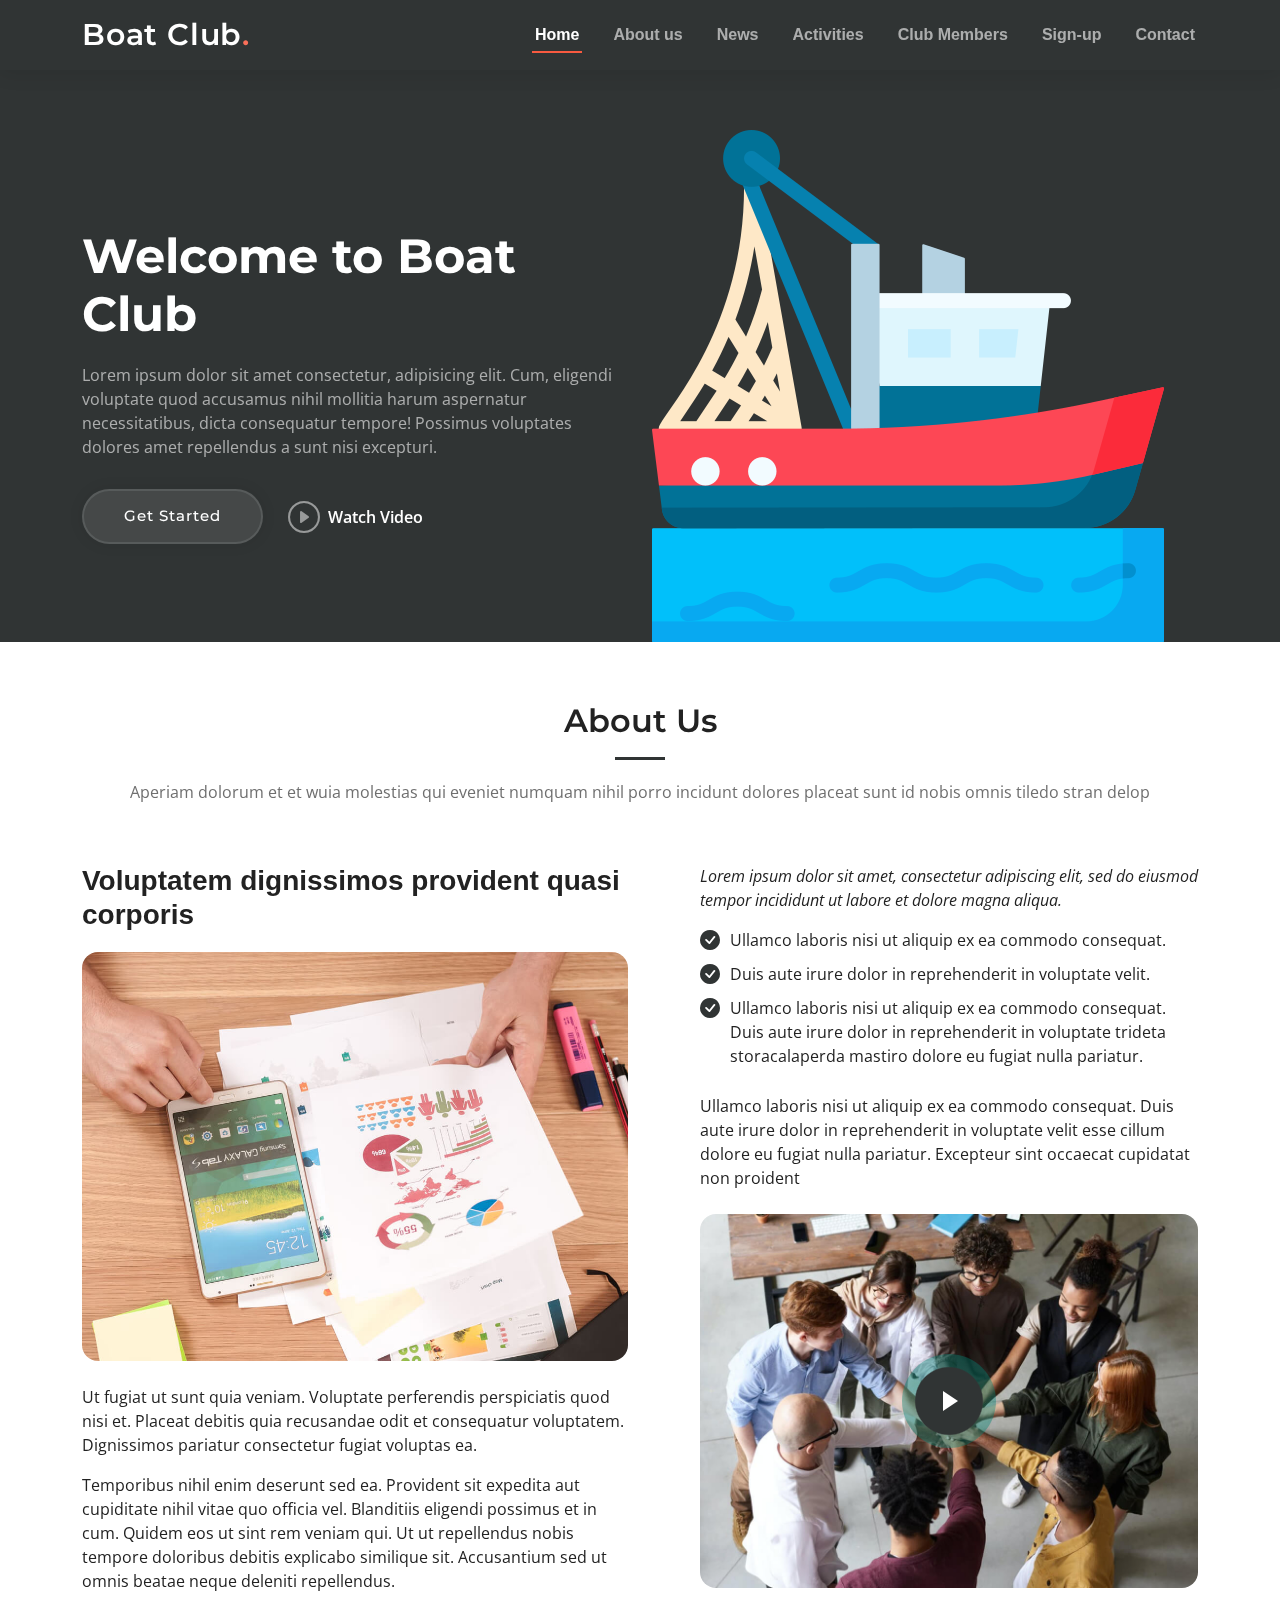
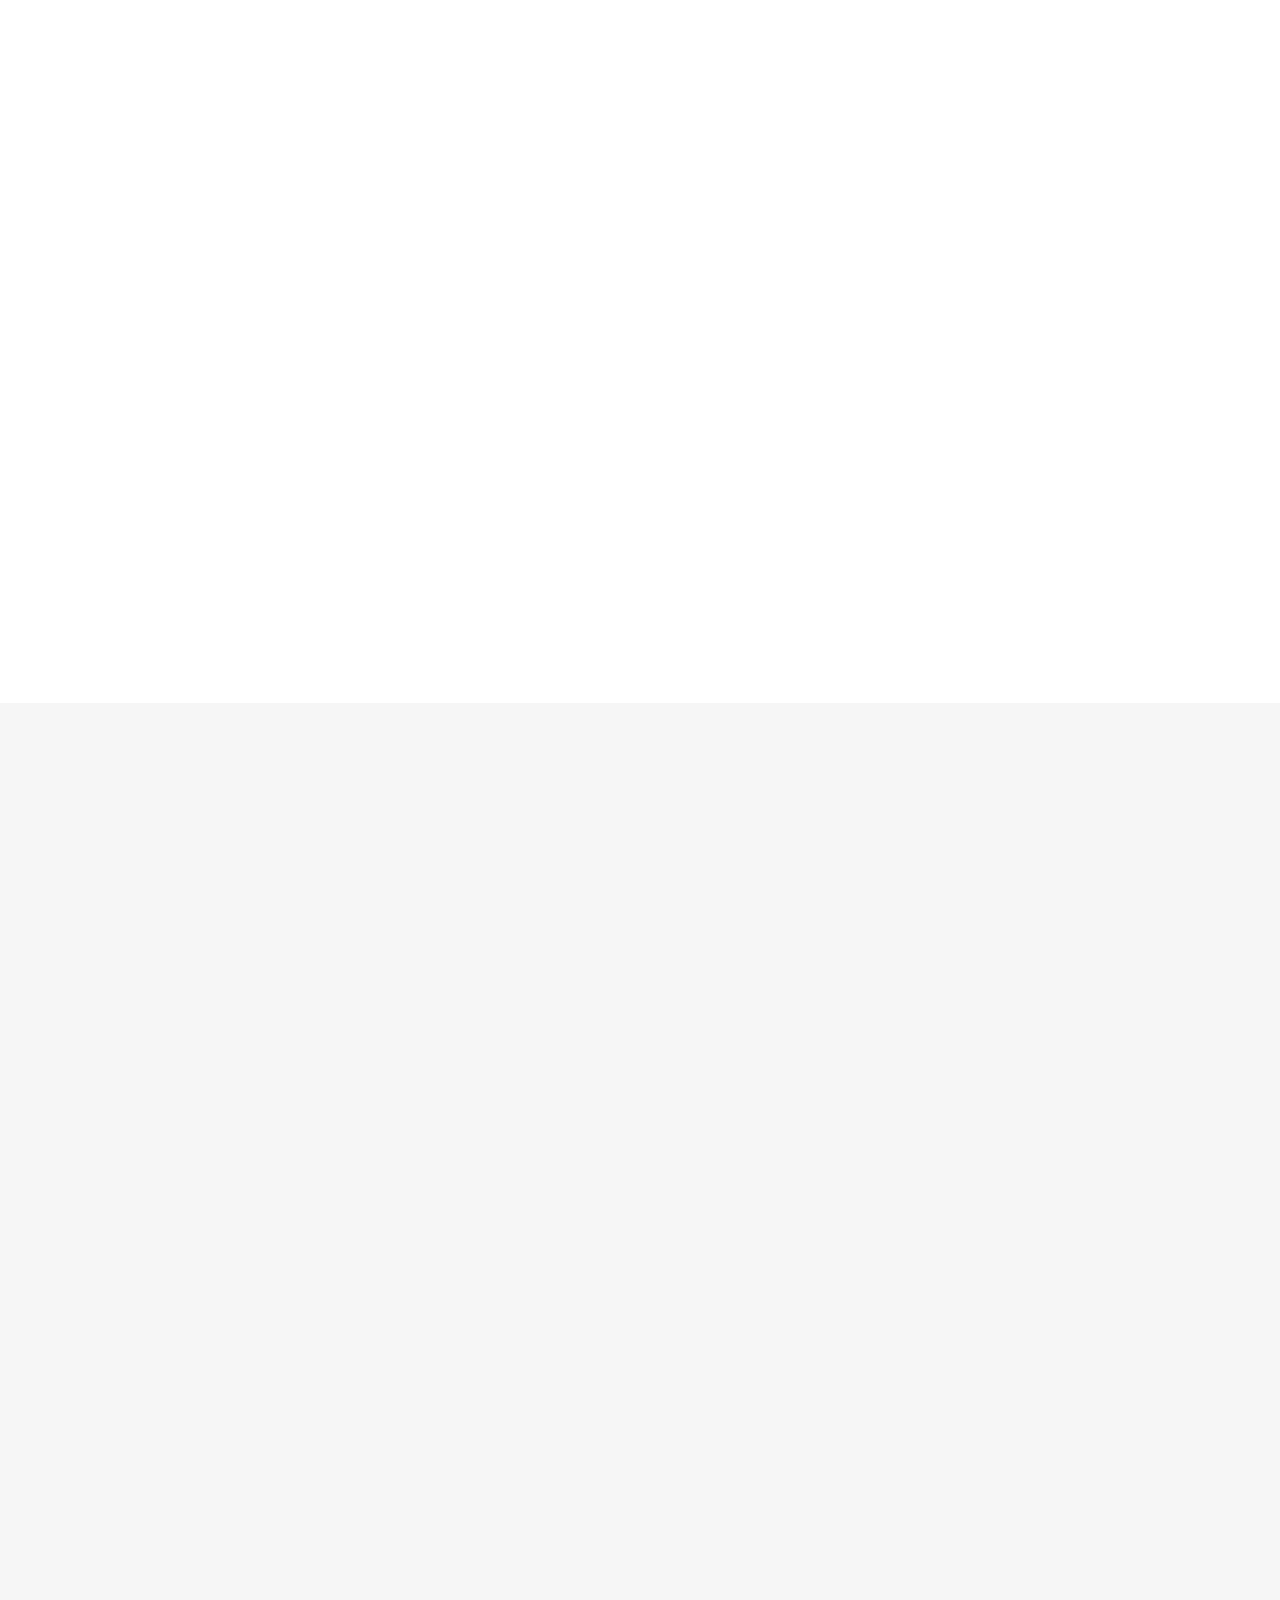
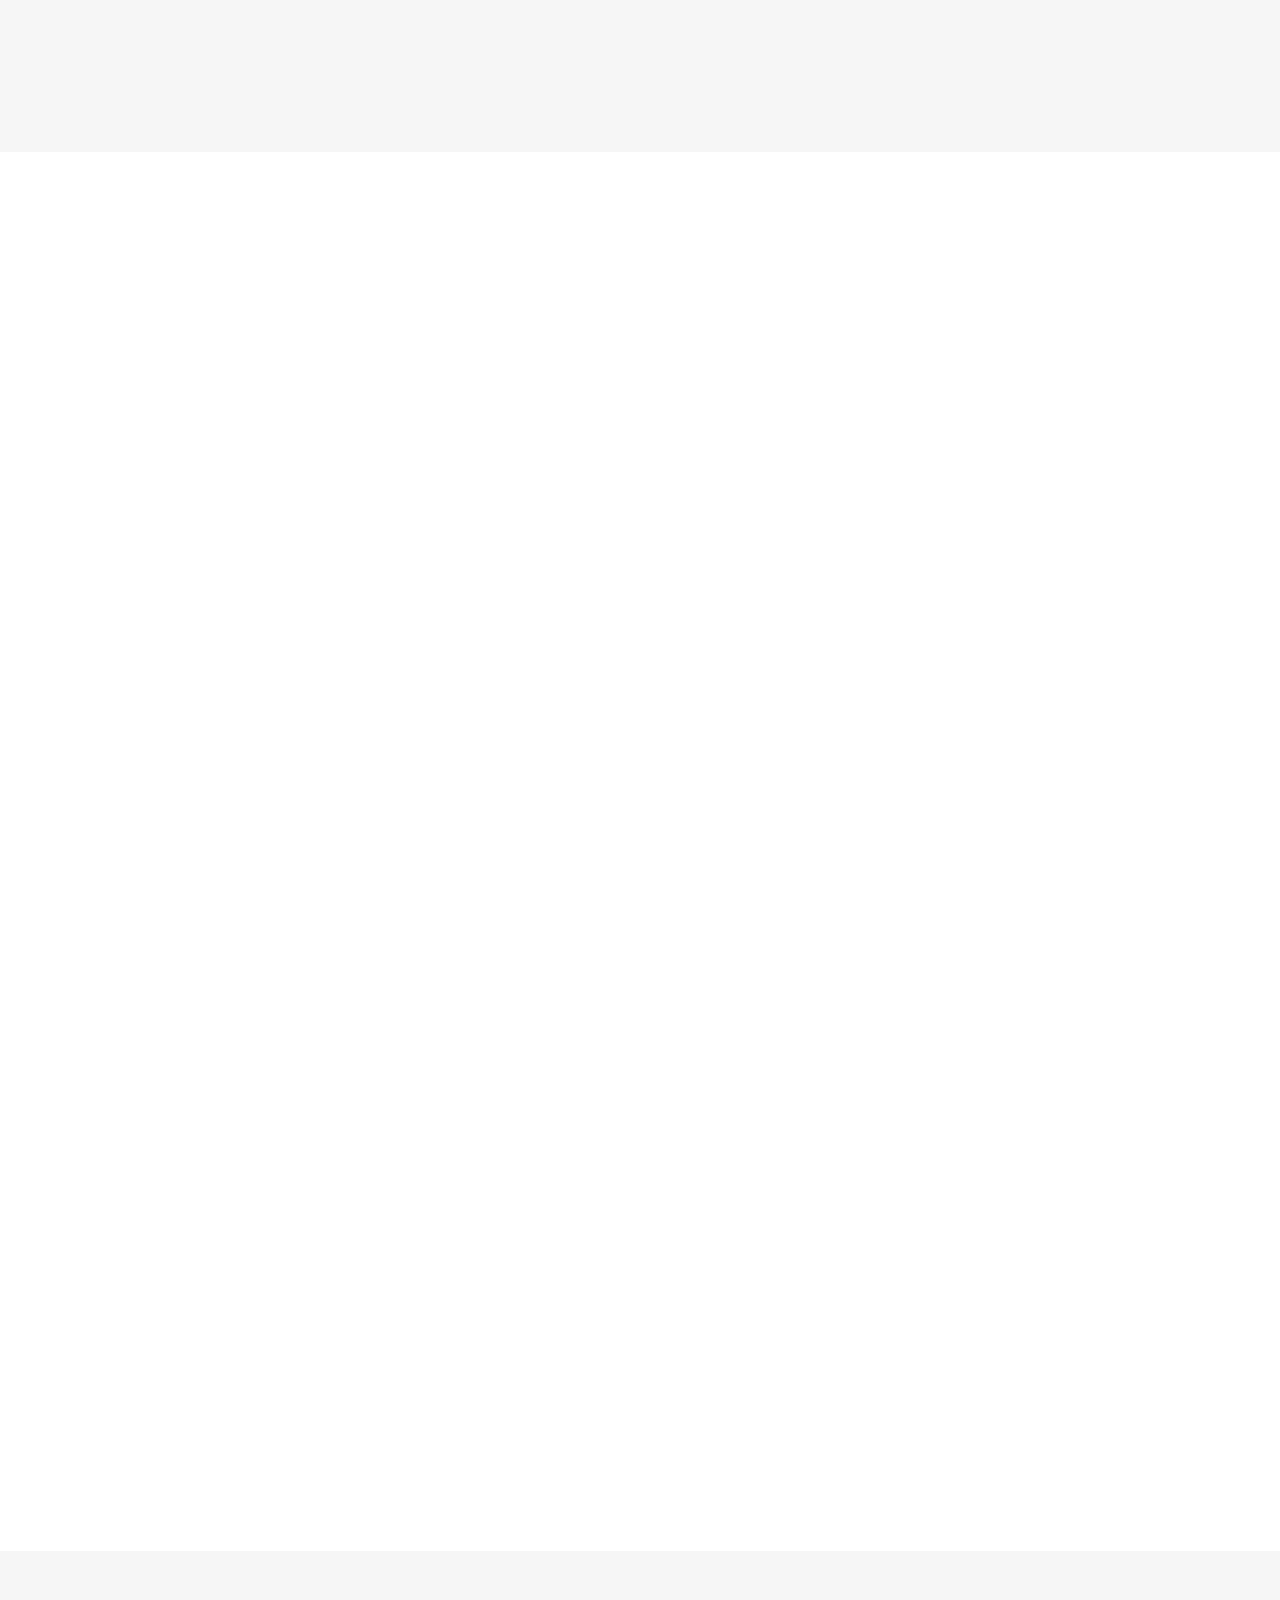
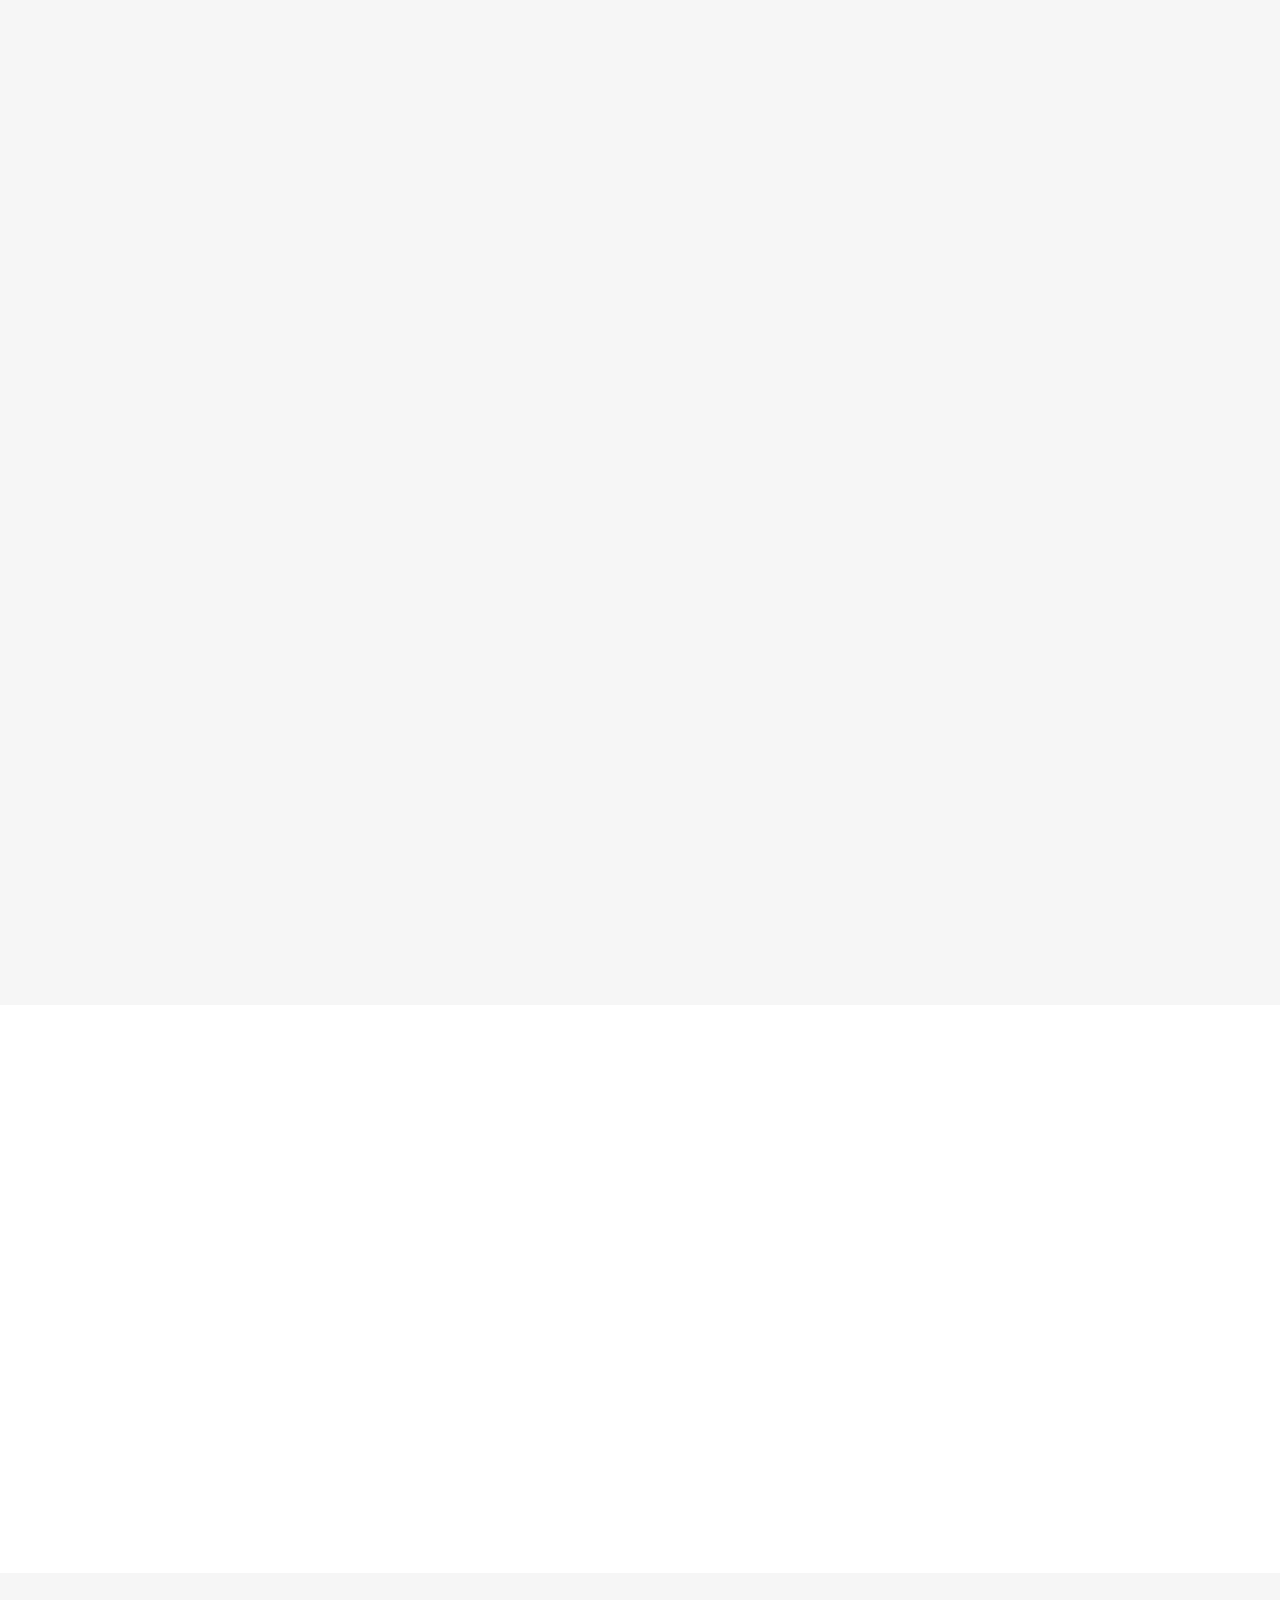
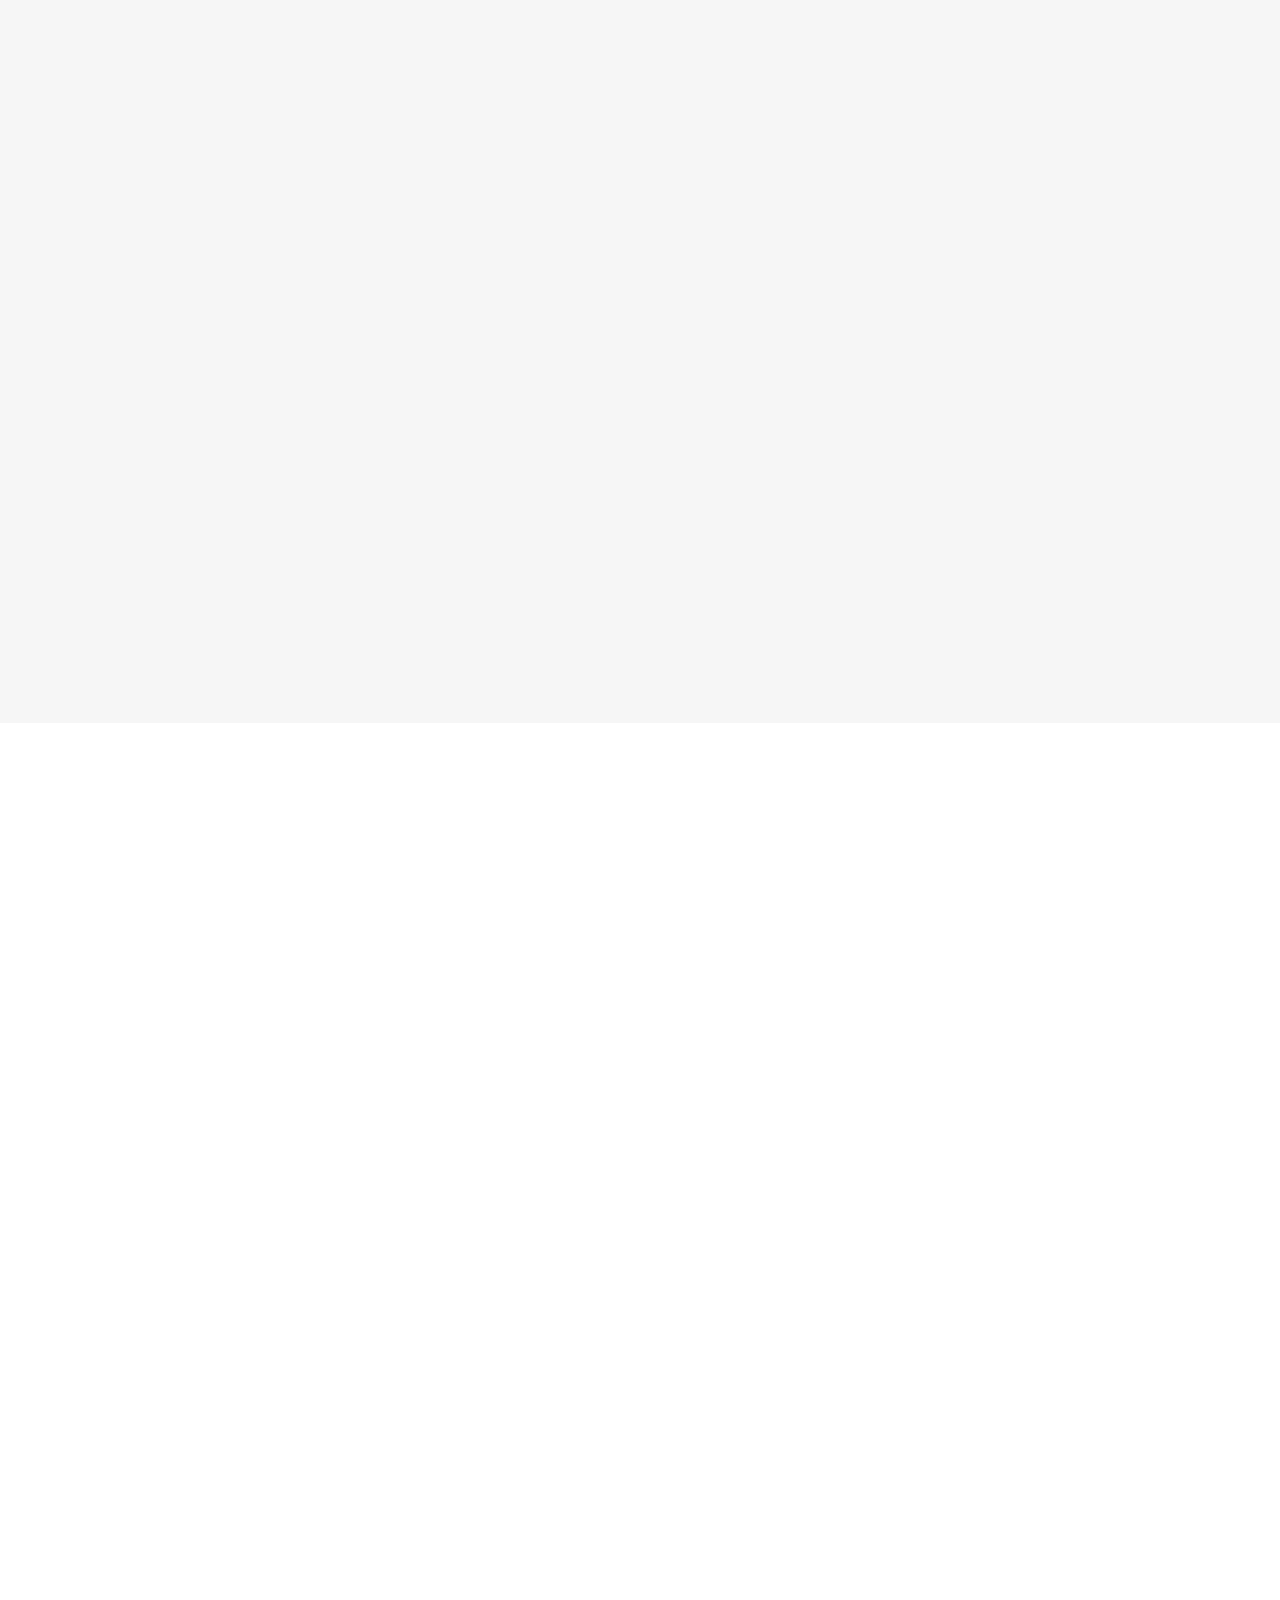
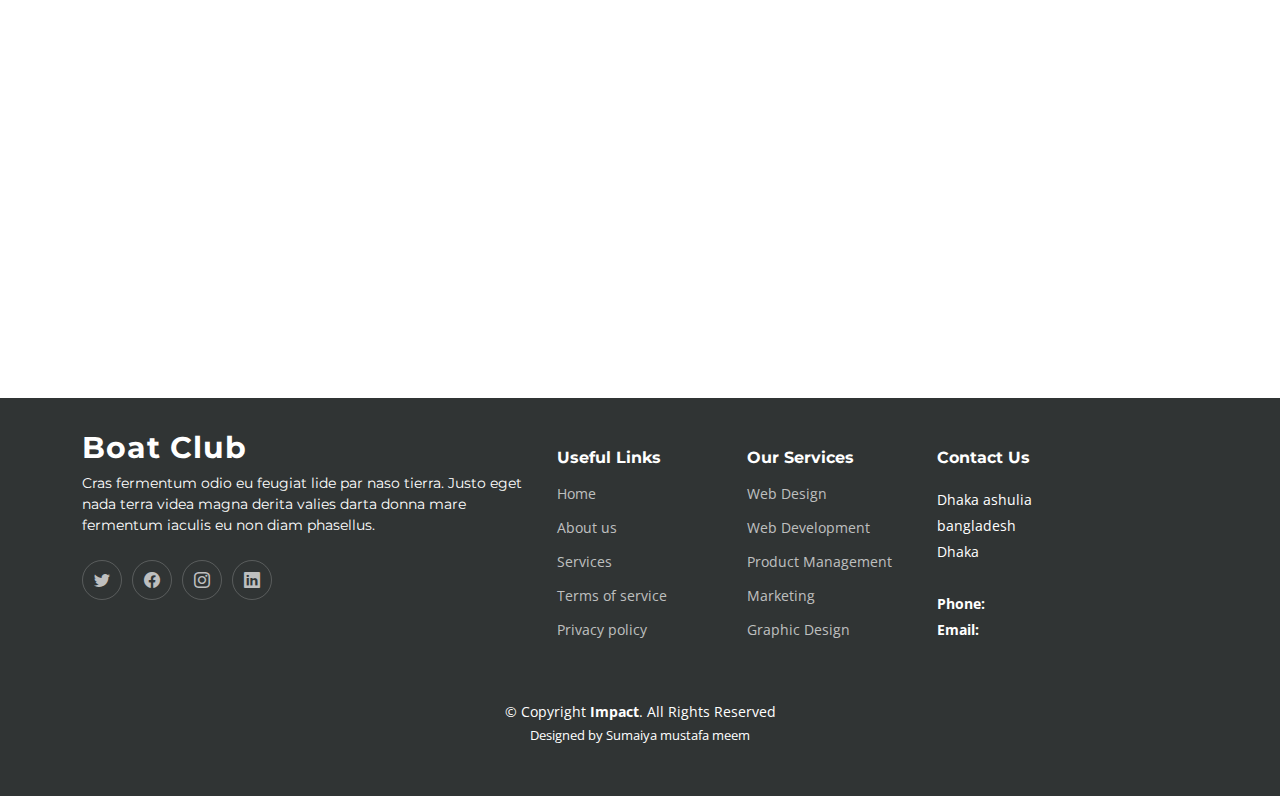
<file: index.html>
<!DOCTYPE html>
<html lang="en">

<head>
  <meta charset="utf-8">
  <meta content="width=device-width, initial-scale=1.0" name="viewport">

  <title>Boat Club </title>
  <meta content="" name="description">
  <meta content="" name="keywords">

  <!-- Favicons -->
  <link href="assets/img/favicon.png" rel="icon">
  <link href="assets/img/apple-touch-icon.png" rel="apple-touch-icon">

  <!-- Google Fonts -->
  <link rel="preconnect" href="https://fonts.googleapis.com">
  <link rel="preconnect" href="https://fonts.gstatic.com" crossorigin>
  <link href="https://fonts.googleapis.com/css2?family=Open+Sans:ital,wght@0,300;0,400;0,500;0,600;0,700;1,300;1,400;1,600;1,700&family=Montserrat:ital,wght@0,300;0,400;0,500;0,600;0,700;1,300;1,400;1,500;1,600;1,700&family=Raleway:ital,wght@0,300;0,400;0,500;0,600;0,700;1,300;1,400;1,500;1,600;1,700&display=swap" rel="stylesheet">

  <!-- Vendor CSS Files -->
  <link href="assets/vendor/bootstrap/css/bootstrap.min.css" rel="stylesheet">
  <link href="assets/vendor/bootstrap-icons/bootstrap-icons.css" rel="stylesheet">
  <link href="assets/vendor/aos/aos.css" rel="stylesheet">
  <link href="assets/vendor/glightbox/css/glightbox.min.css" rel="stylesheet">
  <link href="assets/vendor/swiper/swiper-bundle.min.css" rel="stylesheet">

  <!-- Template Main CSS File -->
  <link href="assets/css/main.css" rel="stylesheet">
</head>

<body>

  <!-- ======= Header ======= -->
  

  <header id="header" class="header d-flex align-items-center">

    <div class="container-fluid container-xl d-flex align-items-center justify-content-between">
      <a href="index.html" class="logo d-flex align-items-center">
       
        <h1>Boat Club<span>.</span></h1>
      </a>
      <nav id="navbar" class="navbar">
        <ul>
          <li><a href="#hero">Home</a></li>
          <li><a href="#about">About us</a></li>
          <li><a href="blog.html">News</a></li> 
          <li><a href="#services">Activities</a></li>
          <li><a href="#team">Club Members</a></li>
          <li><a href="#signup">Sign-up</a></li>
          <li><a href="#contact">Contact</a></li>
          
          
        </ul>
      </nav><!-- .navbar -->

      <i class="mobile-nav-toggle mobile-nav-show bi bi-list"></i>
      <i class="mobile-nav-toggle mobile-nav-hide d-none bi bi-x"></i>

    </div>
  </header><!-- End Header -->
  <!-- End Header -->

  <!-- ======= Hero Section ======= -->
  <section id="hero" class="hero">
    <div class="container position-relative">
      <div class="row gy-5" data-aos="fade-in">
        <div class="col-lg-6 order-2 order-lg-1 d-flex flex-column justify-content-center text-center text-lg-start">
          <h2>Welcome to <span>Boat Club</span></h2>
          <p>Lorem ipsum dolor sit amet consectetur, adipisicing elit. Cum, eligendi voluptate quod accusamus nihil mollitia harum aspernatur necessitatibus, dicta consequatur tempore! Possimus voluptates dolores amet repellendus a sunt nisi excepturi.</p>
          <div class="d-flex justify-content-center justify-content-lg-start">
            <a href="#about" class="btn-get-started">Get Started</a>
            <a href="https://www.youtube.com/watch?v=LXb3EKWsInQ" class="glightbox btn-watch-video d-flex align-items-center"><i class="bi bi-play-circle"></i><span>Watch Video</span></a>
          </div>
        </div>
        <div class="col-lg-6 order-1 order-lg-2">
          <img src="assets/img/fishing-boat.png" class="img-fluid" alt="" data-aos="zoom-out" data-aos-delay="100">
        </div>
      </div>
    </div>

    

    </div>
  </section>
  <!-- End Hero Section -->

  <main id="main">

    <!-- ======= About Us Section ======= -->
    <section id="about" class="about">
      <div class="container" data-aos="fade-up">

        <div class="section-header">
          <h2>About Us</h2>
          <p>Aperiam dolorum et et wuia molestias qui eveniet numquam nihil porro incidunt dolores placeat sunt id nobis omnis tiledo stran delop</p>
        </div>

        <div class="row gy-4">
          <div class="col-lg-6">
            <h3>Voluptatem dignissimos provident quasi corporis</h3>
            <img src="assets/img/about.jpg" class="img-fluid rounded-4 mb-4" alt="">
            <p>Ut fugiat ut sunt quia veniam. Voluptate perferendis perspiciatis quod nisi et. Placeat debitis quia recusandae odit et consequatur voluptatem. Dignissimos pariatur consectetur fugiat voluptas ea.</p>
            <p>Temporibus nihil enim deserunt sed ea. Provident sit expedita aut cupiditate nihil vitae quo officia vel. Blanditiis eligendi possimus et in cum. Quidem eos ut sint rem veniam qui. Ut ut repellendus nobis tempore doloribus debitis explicabo similique sit. Accusantium sed ut omnis beatae neque deleniti repellendus.</p>
          </div>
          <div class="col-lg-6">
            <div class="content ps-0 ps-lg-5">
              <p class="fst-italic">
                Lorem ipsum dolor sit amet, consectetur adipiscing elit, sed do eiusmod tempor incididunt ut labore et dolore
                magna aliqua.
              </p>
              <ul>
                <li><i class="bi bi-check-circle-fill"></i> Ullamco laboris nisi ut aliquip ex ea commodo consequat.</li>
                <li><i class="bi bi-check-circle-fill"></i> Duis aute irure dolor in reprehenderit in voluptate velit.</li>
                <li><i class="bi bi-check-circle-fill"></i> Ullamco laboris nisi ut aliquip ex ea commodo consequat. Duis aute irure dolor in reprehenderit in voluptate trideta storacalaperda mastiro dolore eu fugiat nulla pariatur.</li>
              </ul>
              <p>
                Ullamco laboris nisi ut aliquip ex ea commodo consequat. Duis aute irure dolor in reprehenderit in voluptate
                velit esse cillum dolore eu fugiat nulla pariatur. Excepteur sint occaecat cupidatat non proident
              </p>

              <div class="position-relative mt-4">
                <img src="assets/img/about-2.jpg" class="img-fluid rounded-4" alt="">
                <a href="https://www.youtube.com/watch?v=LXb3EKWsInQ" class="glightbox play-btn"></a>
              </div>
            </div>
          </div>
        </div>

      </div>
    </section><!-- End About Us Section -->

   

    

    <!-- ======= Call To Action Section ======= -->
    <section id="call-to-action" class="call-to-action">
      <div class="container text-center" data-aos="zoom-out">
        <a href="https://www.youtube.com/watch?v=LXb3EKWsInQ" class="glightbox play-btn"></a>
        <h3>Call To Action</h3>
        <p> Duis aute irure dolor in reprehenderit in voluptate velit esse cillum dolore eu fugiat nulla pariatur. Excepteur sint occaecat cupidatat non proident, sunt in culpa qui officia deserunt mollit anim id est laborum.</p>
        <a class="cta-btn" href="#">Call To Action</a>
      </div>
    </section><!-- End Call To Action Section -->

    <!-- ======= Our Services Section ======= -->
    <section id="services" class="services sections-bg">
      <div class="container" data-aos="fade-up">

        <div class="section-header">
          <h2>Our Services</h2>
          <p>Aperiam dolorum et et wuia molestias qui eveniet numquam nihil porro incidunt dolores placeat sunt id nobis omnis tiledo stran delop</p>
        </div>

        <div class="row gy-4" data-aos="fade-up" data-aos-delay="100">

          <div class="col-lg-4 col-md-6">
            <div class="service-item  position-relative">
              <div class="icon">
                <i class="bi bi-activity"></i>
              </div>
              <h3>Nesciunt Mete</h3>
              <p>Provident nihil minus qui consequatur non omnis maiores. Eos accusantium minus dolores iure perferendis tempore et consequatur.</p>
              <a href="#" class="readmore stretched-link">Read more <i class="bi bi-arrow-right"></i></a>
            </div>
          </div><!-- End Service Item -->

          <div class="col-lg-4 col-md-6">
            <div class="service-item position-relative">
              <div class="icon">
                <i class="bi bi-broadcast"></i>
              </div>
              <h3>Eosle Commodi</h3>
              <p>Ut autem aut autem non a. Sint sint sit facilis nam iusto sint. Libero corrupti neque eum hic non ut nesciunt dolorem.</p>
              <a href="#" class="readmore stretched-link">Read more <i class="bi bi-arrow-right"></i></a>
            </div>
          </div><!-- End Service Item -->

          <div class="col-lg-4 col-md-6">
            <div class="service-item position-relative">
              <div class="icon">
                <i class="bi bi-easel"></i>
              </div>
              <h3>Ledo Markt</h3>
              <p>Ut excepturi voluptatem nisi sed. Quidem fuga consequatur. Minus ea aut. Vel qui id voluptas adipisci eos earum corrupti.</p>
              <a href="#" class="readmore stretched-link">Read more <i class="bi bi-arrow-right"></i></a>
            </div>
          </div><!-- End Service Item -->

          <div class="col-lg-4 col-md-6">
            <div class="service-item position-relative">
              <div class="icon">
                <i class="bi bi-bounding-box-circles"></i>
              </div>
              <h3>Asperiores Commodit</h3>
              <p>Non et temporibus minus omnis sed dolor esse consequatur. Cupiditate sed error ea fuga sit provident adipisci neque.</p>
              <a href="#" class="readmore stretched-link">Read more <i class="bi bi-arrow-right"></i></a>
            </div>
          </div><!-- End Service Item -->

          <div class="col-lg-4 col-md-6">
            <div class="service-item position-relative">
              <div class="icon">
                <i class="bi bi-calendar4-week"></i>
              </div>
              <h3>Velit Doloremque</h3>
              <p>Cumque et suscipit saepe. Est maiores autem enim facilis ut aut ipsam corporis aut. Sed animi at autem alias eius labore.</p>
              <a href="#" class="readmore stretched-link">Read more <i class="bi bi-arrow-right"></i></a>
            </div>
          </div><!-- End Service Item -->

          <div class="col-lg-4 col-md-6">
            <div class="service-item position-relative">
              <div class="icon">
                <i class="bi bi-chat-square-text"></i>
              </div>
              <h3>Dolori Architecto</h3>
              <p>Hic molestias ea quibusdam eos. Fugiat enim doloremque aut neque non et debitis iure. Corrupti recusandae ducimus enim.</p>
              <a href="#" class="readmore stretched-link">Read more <i class="bi bi-arrow-right"></i></a>
            </div>
          </div><!-- End Service Item -->

        </div>

      </div>
    </section><!-- End Our Services Section -->

    <!-- ======= Testimonials Section ======= -->
    <section id="testimonials" class="testimonials">
      <div class="container" data-aos="fade-up">

        <div class="section-header">
          <h2>Testimonials</h2>
          <p>Voluptatem quibusdam ut ullam perferendis repellat non ut consequuntur est eveniet deleniti fignissimos eos quam</p>
        </div>

        <div class="slides-3 swiper" data-aos="fade-up" data-aos-delay="100">
          <div class="swiper-wrapper">

            <div class="swiper-slide">
              <div class="testimonial-wrap">
                <div class="testimonial-item">
                  <div class="d-flex align-items-center">
                    <img src="assets/img/testimonials/testimonials-1.jpg" class="testimonial-img flex-shrink-0" alt="">
                    <div>
                      <h3>Saul Goodman</h3>
                      <h4>Ceo &amp; Founder</h4>
                      <div class="stars">
                        <i class="bi bi-star-fill"></i><i class="bi bi-star-fill"></i><i class="bi bi-star-fill"></i><i class="bi bi-star-fill"></i><i class="bi bi-star-fill"></i>
                      </div>
                    </div>
                  </div>
                  <p>
                    <i class="bi bi-quote quote-icon-left"></i>
                    Proin iaculis purus consequat sem cure digni ssim donec porttitora entum suscipit rhoncus. Accusantium quam, ultricies eget id, aliquam eget nibh et. Maecen aliquam, risus at semper.
                    <i class="bi bi-quote quote-icon-right"></i>
                  </p>
                </div>
              </div>
            </div><!-- End testimonial item -->

            <div class="swiper-slide">
              <div class="testimonial-wrap">
                <div class="testimonial-item">
                  <div class="d-flex align-items-center">
                    <img src="assets/img/testimonials/testimonials-2.jpg" class="testimonial-img flex-shrink-0" alt="">
                    <div>
                      <h3>Sara Wilsson</h3>
                      <h4>Designer</h4>
                      <div class="stars">
                        <i class="bi bi-star-fill"></i><i class="bi bi-star-fill"></i><i class="bi bi-star-fill"></i><i class="bi bi-star-fill"></i><i class="bi bi-star-fill"></i>
                      </div>
                    </div>
                  </div>
                  <p>
                    <i class="bi bi-quote quote-icon-left"></i>
                    Export tempor illum tamen malis malis eram quae irure esse labore quem cillum quid cillum eram malis quorum velit fore eram velit sunt aliqua noster fugiat irure amet legam anim culpa.
                    <i class="bi bi-quote quote-icon-right"></i>
                  </p>
                </div>
              </div>
            </div><!-- End testimonial item -->

            <div class="swiper-slide">
              <div class="testimonial-wrap">
                <div class="testimonial-item">
                  <div class="d-flex align-items-center">
                    <img src="assets/img/testimonials/testimonials-3.jpg" class="testimonial-img flex-shrink-0" alt="">
                    <div>
                      <h3>Jena Karlis</h3>
                      <h4>Store Owner</h4>
                      <div class="stars">
                        <i class="bi bi-star-fill"></i><i class="bi bi-star-fill"></i><i class="bi bi-star-fill"></i><i class="bi bi-star-fill"></i><i class="bi bi-star-fill"></i>
                      </div>
                    </div>
                  </div>
                  <p>
                    <i class="bi bi-quote quote-icon-left"></i>
                    Enim nisi quem export duis labore cillum quae magna enim sint quorum nulla quem veniam duis minim tempor labore quem eram duis noster aute amet eram fore quis sint minim.
                    <i class="bi bi-quote quote-icon-right"></i>
                  </p>
                </div>
              </div>
            </div><!-- End testimonial item -->

            <div class="swiper-slide">
              <div class="testimonial-wrap">
                <div class="testimonial-item">
                  <div class="d-flex align-items-center">
                    <img src="assets/img/testimonials/testimonials-4.jpg" class="testimonial-img flex-shrink-0" alt="">
                    <div>
                      <h3>Matt Brandon</h3>
                      <h4>Freelancer</h4>
                      <div class="stars">
                        <i class="bi bi-star-fill"></i><i class="bi bi-star-fill"></i><i class="bi bi-star-fill"></i><i class="bi bi-star-fill"></i><i class="bi bi-star-fill"></i>
                      </div>
                    </div>
                  </div>
                  <p>
                    <i class="bi bi-quote quote-icon-left"></i>
                    Fugiat enim eram quae cillum dolore dolor amet nulla culpa multos export minim fugiat minim velit minim dolor enim duis veniam ipsum anim magna sunt elit fore quem dolore.
                    <i class="bi bi-quote quote-icon-right"></i>
                  </p>
                </div>
              </div>
            </div><!-- End testimonial item -->

            <div class="swiper-slide">
              <div class="testimonial-wrap">
                <div class="testimonial-item">
                  <div class="d-flex align-items-center">
                    <img src="assets/img/testimonials/testimonials-5.jpg" class="testimonial-img flex-shrink-0" alt="">
                    <div>
                      <h3>John Larson</h3>
                      <h4>Entrepreneur</h4>
                      <div class="stars">
                        <i class="bi bi-star-fill"></i><i class="bi bi-star-fill"></i><i class="bi bi-star-fill"></i><i class="bi bi-star-fill"></i><i class="bi bi-star-fill"></i>
                      </div>
                    </div>
                  </div>
                  <p>
                    <i class="bi bi-quote quote-icon-left"></i>
                    Quis quorum aliqua sint quem legam fore sunt eram irure aliqua veniam tempor noster veniam enim culpa labore duis sunt culpa nulla illum cillum fugiat legam esse veniam culpa fore.
                    <i class="bi bi-quote quote-icon-right"></i>
                  </p>
                </div>
              </div>
            </div><!-- End testimonial item -->

          </div>
          <div class="swiper-pagination"></div>
        </div>

      </div>
    </section><!-- End Testimonials Section -->

   

    <!-- ======= Our Team Section ======= -->
    <section id="team" class="team">
      <div class="container" data-aos="fade-up">

        <div class="section-header">
          <h2>Our Club Members</h2>
          <p>Nulla dolorum nulla nesciunt rerum facere sed ut inventore quam porro nihil id ratione ea sunt quis dolorem dolore earum</p>
        </div>

        <div class="row gy-4">

          <div class="col-xl-3 col-md-6 d-flex" data-aos="fade-up" data-aos-delay="100">
            <div class="member">
              <img src="assets/img/team/team-1.jpg" class="img-fluid" alt="">
              <h4>Walter White</h4>
              <span>Web Development</span>
              <div class="social">
                <a href=""><i class="bi bi-twitter"></i></a>
                <a href=""><i class="bi bi-facebook"></i></a>
                <a href=""><i class="bi bi-instagram"></i></a>
                <a href=""><i class="bi bi-linkedin"></i></a>
              </div>
            </div>
          </div><!-- End Team Member -->

          <div class="col-xl-3 col-md-6 d-flex" data-aos="fade-up" data-aos-delay="200">
            <div class="member">
              <img src="assets/img/team/team-2.jpg" class="img-fluid" alt="">
              <h4>Sarah Jhinson</h4>
              <span>Marketing</span>
              <div class="social">
                <a href=""><i class="bi bi-twitter"></i></a>
                <a href=""><i class="bi bi-facebook"></i></a>
                <a href=""><i class="bi bi-instagram"></i></a>
                <a href=""><i class="bi bi-linkedin"></i></a>
              </div>
            </div>
          </div><!-- End Team Member -->

          <div class="col-xl-3 col-md-6 d-flex" data-aos="fade-up" data-aos-delay="300">
            <div class="member">
              <img src="assets/img/team/team-3.jpg" class="img-fluid" alt="">
              <h4>William Anderson</h4>
              <span>Content</span>
              <div class="social">
                <a href=""><i class="bi bi-twitter"></i></a>
                <a href=""><i class="bi bi-facebook"></i></a>
                <a href=""><i class="bi bi-instagram"></i></a>
                <a href=""><i class="bi bi-linkedin"></i></a>
              </div>
            </div>
          </div><!-- End Team Member -->

          <div class="col-xl-3 col-md-6 d-flex" data-aos="fade-up" data-aos-delay="400">
            <div class="member">
              <img src="assets/img/team/team-4.jpg" class="img-fluid" alt="">
              <h4>Amanda Jepson</h4>
              <span>Accountant</span>
              <div class="social">
                <a href=""><i class="bi bi-twitter"></i></a>
                <a href=""><i class="bi bi-facebook"></i></a>
                <a href=""><i class="bi bi-instagram"></i></a>
                <a href=""><i class="bi bi-linkedin"></i></a>
              </div>
            </div>
          </div><!-- End Team Member -->

        </div>

      </div>
    </section><!-- End Our Team Section -->

    <!-- ======= Pricing Section ======= -->
    <section id="pricing" class="pricing sections-bg">
      <div class="container" data-aos="fade-up">

        <div class="section-header">
          <h2>Pricing</h2>
          <p>Aperiam dolorum et et wuia molestias qui eveniet numquam nihil porro incidunt dolores placeat sunt id nobis omnis tiledo stran delop</p>
        </div>

        <div class="row g-4 py-lg-5" data-aos="zoom-out" data-aos-delay="100">

          <div class="col-lg-4">
            <div class="pricing-item">
              <h3>Free Plan</h3>
              <div class="icon">
                <i class="bi bi-box"></i>
              </div>
              <h4><sup>$</sup>0<span> / month</span></h4>
              <ul>
                <li><i class="bi bi-check"></i> Quam adipiscing vitae proin</li>
                <li><i class="bi bi-check"></i> Nec feugiat nisl pretium</li>
                <li><i class="bi bi-check"></i> Nulla at volutpat diam uteera</li>
                <li class="na"><i class="bi bi-x"></i> <span>Pharetra massa massa ultricies</span></li>
                <li class="na"><i class="bi bi-x"></i> <span>Massa ultricies mi quis hendrerit</span></li>
              </ul>
              <div class="text-center"><a href="#" class="buy-btn">Buy Now</a></div>
            </div>
          </div><!-- End Pricing Item -->

          <div class="col-lg-4">
            <div class="pricing-item featured">
              <h3>Business Plan</h3>
              <div class="icon">
                <i class="bi bi-airplane"></i>
              </div>

              <h4><sup>$</sup>29<span> / month</span></h4>
              <ul>
                <li><i class="bi bi-check"></i> Quam adipiscing vitae proin</li>
                <li><i class="bi bi-check"></i> Nec feugiat nisl pretium</li>
                <li><i class="bi bi-check"></i> Nulla at volutpat diam uteera</li>
                <li><i class="bi bi-check"></i> Pharetra massa massa ultricies</li>
                <li><i class="bi bi-check"></i> Massa ultricies mi quis hendrerit</li>
              </ul>
              <div class="text-center"><a href="#" class="buy-btn">Buy Now</a></div>
            </div>
          </div><!-- End Pricing Item -->

          <div class="col-lg-4">
            <div class="pricing-item">
              <h3>Developer Plan</h3>
              <div class="icon">
                <i class="bi bi-send"></i>
              </div>
              <h4><sup>$</sup>49<span> / month</span></h4>
              <ul>
                <li><i class="bi bi-check"></i> Quam adipiscing vitae proin</li>
                <li><i class="bi bi-check"></i> Nec feugiat nisl pretium</li>
                <li><i class="bi bi-check"></i> Nulla at volutpat diam uteera</li>
                <li><i class="bi bi-check"></i> Pharetra massa massa ultricies</li>
                <li><i class="bi bi-check"></i> Massa ultricies mi quis hendrerit</li>
              </ul>
              <div class="text-center"><a href="#" class="buy-btn">Buy Now</a></div>
            </div>
          </div><!-- End Pricing Item -->

        </div>

      </div>
    </section><!-- End Pricing Section -->

    <!-- ======= Frequently Asked Questions Section ======= -->
    <section id="faq" class="faq">
      <div class="container" data-aos="fade-up">

        <div class="row gy-4">

          <div class="col-lg-4">
            <div class="content px-xl-5">
              <h3>Frequently Asked <strong>Questions</strong></h3>
              <p>
                Lorem ipsum dolor sit amet, consectetur adipiscing elit, sed do eiusmod tempor incididunt ut labore et dolore magna aliqua. Duis aute irure dolor in reprehenderit
              </p>
            </div>
          </div>

          <div class="col-lg-8">

            <div class="accordion accordion-flush" id="faqlist" data-aos="fade-up" data-aos-delay="100">

              <div class="accordion-item">
                <h3 class="accordion-header">
                  <button class="accordion-button collapsed" type="button" data-bs-toggle="collapse" data-bs-target="#faq-content-1">
                    <span class="num">1.</span>
                    Non consectetur a erat nam at lectus urna duis?
                  </button>
                </h3>
                <div id="faq-content-1" class="accordion-collapse collapse" data-bs-parent="#faqlist">
                  <div class="accordion-body">
                    Feugiat pretium nibh ipsum consequat. Tempus iaculis urna id volutpat lacus laoreet non curabitur gravida. Venenatis lectus magna fringilla urna porttitor rhoncus dolor purus non.
                  </div>
                </div>
              </div><!-- # Faq item-->

              <div class="accordion-item">
                <h3 class="accordion-header">
                  <button class="accordion-button collapsed" type="button" data-bs-toggle="collapse" data-bs-target="#faq-content-2">
                    <span class="num">2.</span>
                    Feugiat scelerisque varius morbi enim nunc faucibus a pellentesque?
                  </button>
                </h3>
                <div id="faq-content-2" class="accordion-collapse collapse" data-bs-parent="#faqlist">
                  <div class="accordion-body">
                    Dolor sit amet consectetur adipiscing elit pellentesque habitant morbi. Id interdum velit laoreet id donec ultrices. Fringilla phasellus faucibus scelerisque eleifend donec pretium. Est pellentesque elit ullamcorper dignissim. Mauris ultrices eros in cursus turpis massa tincidunt dui.
                  </div>
                </div>
              </div><!-- # Faq item-->

              <div class="accordion-item">
                <h3 class="accordion-header">
                  <button class="accordion-button collapsed" type="button" data-bs-toggle="collapse" data-bs-target="#faq-content-3">
                    <span class="num">3.</span>
                    Dolor sit amet consectetur adipiscing elit pellentesque habitant morbi?
                  </button>
                </h3>
                <div id="faq-content-3" class="accordion-collapse collapse" data-bs-parent="#faqlist">
                  <div class="accordion-body">
                    Eleifend mi in nulla posuere sollicitudin aliquam ultrices sagittis orci. Faucibus pulvinar elementum integer enim. Sem nulla pharetra diam sit amet nisl suscipit. Rutrum tellus pellentesque eu tincidunt. Lectus urna duis convallis convallis tellus. Urna molestie at elementum eu facilisis sed odio morbi quis
                  </div>
                </div>
              </div><!-- # Faq item-->

              <div class="accordion-item">
                <h3 class="accordion-header">
                  <button class="accordion-button collapsed" type="button" data-bs-toggle="collapse" data-bs-target="#faq-content-4">
                    <span class="num">4.</span>
                    Ac odio tempor orci dapibus. Aliquam eleifend mi in nulla?
                  </button>
                </h3>
                <div id="faq-content-4" class="accordion-collapse collapse" data-bs-parent="#faqlist">
                  <div class="accordion-body">
                    Dolor sit amet consectetur adipiscing elit pellentesque habitant morbi. Id interdum velit laoreet id donec ultrices. Fringilla phasellus faucibus scelerisque eleifend donec pretium. Est pellentesque elit ullamcorper dignissim. Mauris ultrices eros in cursus turpis massa tincidunt dui.
                  </div>
                </div>
              </div><!-- # Faq item-->

              <div class="accordion-item">
                <h3 class="accordion-header">
                  <button class="accordion-button collapsed" type="button" data-bs-toggle="collapse" data-bs-target="#faq-content-5">
                    <span class="num">5.</span>
                    Tempus quam pellentesque nec nam aliquam sem et tortor consequat?
                  </button>
                </h3>
                <div id="faq-content-5" class="accordion-collapse collapse" data-bs-parent="#faqlist">
                  <div class="accordion-body">
                    Molestie a iaculis at erat pellentesque adipiscing commodo. Dignissim suspendisse in est ante in. Nunc vel risus commodo viverra maecenas accumsan. Sit amet nisl suscipit adipiscing bibendum est. Purus gravida quis blandit turpis cursus in
                  </div>
                </div>
              </div><!-- # Faq item-->

            </div>

          </div>
        </div>

      </div>
    </section><!-- End Frequently Asked Questions Section -->

    <!-- ======= Recent Blog Posts Section ======= -->
    <section id="recent-posts" class="recent-posts sections-bg">
      <div class="container" data-aos="fade-up">

        <div class="section-header">
          <h2>Recent Blog Posts</h2>
          <p>Consequatur libero assumenda est voluptatem est quidem illum et officia imilique qui vel architecto accusamus fugit aut qui distinctio</p>
        </div>

        <div class="row gy-4">

          <div class="col-xl-4 col-md-6">
            <article>

              <div class="post-img">
                <img src="assets/img/blog/blog-1.jpg" alt="" class="img-fluid">
              </div>

              <p class="post-category">Politics</p>

              <h2 class="title">
                <a href="blog-details.html">Dolorum optio tempore voluptas dignissimos</a>
              </h2>

              <div class="d-flex align-items-center">
                <img src="assets/img/blog/blog-author.jpg" alt="" class="img-fluid post-author-img flex-shrink-0">
                <div class="post-meta">
                  <p class="post-author">Maria Doe</p>
                  <p class="post-date">
                    <time datetime="2022-01-01">Jan 1, 2022</time>
                  </p>
                </div>
              </div>

            </article>
          </div><!-- End post list item -->

          <div class="col-xl-4 col-md-6">
            <article>

              <div class="post-img">
                <img src="assets/img/blog/blog-2.jpg" alt="" class="img-fluid">
              </div>

              <p class="post-category">Sports</p>

              <h2 class="title">
                <a href="blog-details.html">Nisi magni odit consequatur autem nulla dolorem</a>
              </h2>

              <div class="d-flex align-items-center">
                <img src="assets/img/blog/blog-author-2.jpg" alt="" class="img-fluid post-author-img flex-shrink-0">
                <div class="post-meta">
                  <p class="post-author">Allisa Mayer</p>
                  <p class="post-date">
                    <time datetime="2022-01-01">Jun 5, 2022</time>
                  </p>
                </div>
              </div>

            </article>
          </div><!-- End post list item -->

          <div class="col-xl-4 col-md-6">
            <article>

              <div class="post-img">
                <img src="assets/img/blog/blog-3.jpg" alt="" class="img-fluid">
              </div>

              <p class="post-category">Entertainment</p>

              <h2 class="title">
                <a href="blog-details.html">Possimus soluta ut id suscipit ea ut in quo quia et soluta</a>
              </h2>

              <div class="d-flex align-items-center">
                <img src="assets/img/blog/blog-author-3.jpg" alt="" class="img-fluid post-author-img flex-shrink-0">
                <div class="post-meta">
                  <p class="post-author">Mark Dower</p>
                  <p class="post-date">
                    <time datetime="2022-01-01">Jun 22, 2022</time>
                  </p>
                </div>
              </div>

            </article>
          </div><!-- End post list item -->

        </div><!-- End recent posts list -->

      </div>
    </section><!-- End Recent Blog Posts Section -->

     <!-- ======= signup Section ======= -->
     <section id="signup" class="contact">
      <div class="container" data-aos="fade-up">

        <div class="section-header">
          <h2>Signup</h2>
          <p>Lorem ipsum dolor sit amet consectetur adipisicing elit. Officiis dignissimos id omnis et cum? Sint repudiandae voluptatum error expedita autem provident. At praesentium neque quam repellat aliquam, quos exercitationem fugiat?</p>
        </div>

        <div class="row gx-lg-0 gy-4">

          <div class="col-lg-4">

            <div class="info-container d-flex flex-column align-items-center justify-content-center">
              <div class="info-item d-flex">
                
              </div><!-- End Info Item -->

              
            </div>

          </div>

          <div class="col-lg-8">
            <form action="forms/contact.php" method="post" role="form" class="php-email-form">
              <div class="row">
                <div class="col-md-6 form-group">
                  <input type="text" name="name" class="form-control" id="name" placeholder="Your Name" required>
                </div>
                <div class="col-md-6 form-group mt-3 mt-md-0">
                  <input type="email" class="form-control" name="email" id="email" placeholder="Your Email" required>
                </div>
              </div>
              <div class="form-group mt-3">
                <input type="text" class="form-control" name="subject" id="subject" placeholder="your phone number" required>
              </div>
              
              
              <div class="text-center"><button type="submit">Sign-up</button></div>
            </form>
          </div><!-- End Contact Form -->

        </div>

      </div>
    </section><!-- End signup Section -->


    <!-- ======= Contact Section ======= -->
    <section id="contact" class="contact">
      <div class="container" data-aos="fade-up">

        <div class="section-header">
          <h2>Contact</h2>
          <p>Nulla dolorum nulla nesciunt rerum facere sed ut inventore quam porro nihil id ratione ea sunt quis dolorem dolore earum</p>
        </div>

        <div class="row gx-lg-0 gy-4">

          <div class="col-lg-4">

            <div class="info-container d-flex flex-column align-items-center justify-content-center">
              <div class="info-item d-flex">
                <i class="bi bi-geo-alt flex-shrink-0"></i>
                <div>
                  <h4>Location:</h4>
                  <p>Dhaka ashulia</p>
                </div>
              </div><!-- End Info Item -->

              <div class="info-item d-flex">
                <i class="bi bi-envelope flex-shrink-0"></i>
                <div>
                  <h4>Email:</h4>
                  <p></p>
                </div>
              </div><!-- End Info Item -->

              <div class="info-item d-flex">
                <i class="bi bi-phone flex-shrink-0"></i>
                <div>
                  <h4>Call:</h4>
                  <p></p>
                </div>
              </div><!-- End Info Item -->

              <div class="info-item d-flex">
                <i class="bi bi-clock flex-shrink-0"></i>
                <div>
                  <h4>Open Hours:</h4>
                  <p>Mon-Sat: 11AM - 23PM</p>
                </div>
              </div><!-- End Info Item -->
            </div>

          </div>

          <div class="col-lg-8">
            <form action="forms/contact.php" method="post" role="form" class="php-email-form">
              <div class="row">
                <div class="col-md-6 form-group">
                  <input type="text" name="name" class="form-control" id="name" placeholder="Your Name" required>
                </div>
                <div class="col-md-6 form-group mt-3 mt-md-0">
                  <input type="email" class="form-control" name="email" id="email" placeholder="Your Email" required>
                </div>
              </div>
              <div class="form-group mt-3">
                <input type="text" class="form-control" name="subject" id="subject" placeholder="Subject" required>
              </div>
              <div class="form-group mt-3">
                <textarea class="form-control" name="message" rows="7" placeholder="Message" required></textarea>
              </div>
              
              <div class="text-center"><button type="submit">Send Message</button></div>
            </form>
          </div><!-- End Contact Form -->

        </div>

      </div>
    </section><!-- End Contact Section -->

  </main><!-- End #main -->

  <!-- ======= Footer ======= -->
  <footer id="footer" class="footer">

    <div class="container">
      <div class="row gy-4">
        <div class="col-lg-5 col-md-12 footer-info">
          <a href="index.html" class="logo d-flex align-items-center">
            <span>Boat Club</span>
          </a>
          <p>Cras fermentum odio eu feugiat lide par naso tierra. Justo eget nada terra videa magna derita valies darta donna mare fermentum iaculis eu non diam phasellus.</p>
          <div class="social-links d-flex mt-4">
            <a href="#" class="twitter"><i class="bi bi-twitter"></i></a>
            <a href="#" class="facebook"><i class="bi bi-facebook"></i></a>
            <a href="#" class="instagram"><i class="bi bi-instagram"></i></a>
            <a href="#" class="linkedin"><i class="bi bi-linkedin"></i></a>
          </div>
        </div>

        <div class="col-lg-2 col-6 footer-links">
          <h4>Useful Links</h4>
          <ul>
            <li><a href="#">Home</a></li>
            <li><a href="#">About us</a></li>
            <li><a href="#">Services</a></li>
            <li><a href="#">Terms of service</a></li>
            <li><a href="#">Privacy policy</a></li>
          </ul>
        </div>

        <div class="col-lg-2 col-6 footer-links">
          <h4>Our Services</h4>
          <ul>
            <li><a href="#">Web Design</a></li>
            <li><a href="#">Web Development</a></li>
            <li><a href="#">Product Management</a></li>
            <li><a href="#">Marketing</a></li>
            <li><a href="#">Graphic Design</a></li>
          </ul>
        </div>

        <div class="col-lg-3 col-md-12 footer-contact text-center text-md-start">
          <h4>Contact Us</h4>
          <p>
            Dhaka ashulia <br>
           bangladesh<br>
            Dhaka <br><br>
            <strong>Phone:</strong> <br>
            <strong>Email:</strong> <br>
          </p>

        </div>

      </div>
    </div>

    <div class="container mt-4">
      <div class="copyright">
        &copy; Copyright <strong><span>Impact</span></strong>. All Rights Reserved
      </div>
      <div class="credits">
        
        Designed by <a href="#">Sumaiya mustafa meem</a>
      </div>
    </div>

  </footer><!-- End Footer -->
  <!-- End Footer -->

  <a href="#" class="scroll-top d-flex align-items-center justify-content-center"><i class="bi bi-arrow-up-short"></i></a>

  <div id="preloader"></div>

  <!-- Vendor JS Files -->
  <script src="assets/vendor/bootstrap/js/bootstrap.bundle.min.js"></script>
  <script src="assets/vendor/aos/aos.js"></script>
  <script src="assets/vendor/glightbox/js/glightbox.min.js"></script>
  <script src="assets/vendor/purecounter/purecounter_vanilla.js"></script>
  <script src="assets/vendor/swiper/swiper-bundle.min.js"></script>
  <script src="assets/vendor/isotope-layout/isotope.pkgd.min.js"></script>
  <script src="assets/vendor/php-email-form/validate.js"></script>

  <!-- Template Main JS File -->
  <script src="assets/js/main.js"></script>

</body>

</html>
</file>
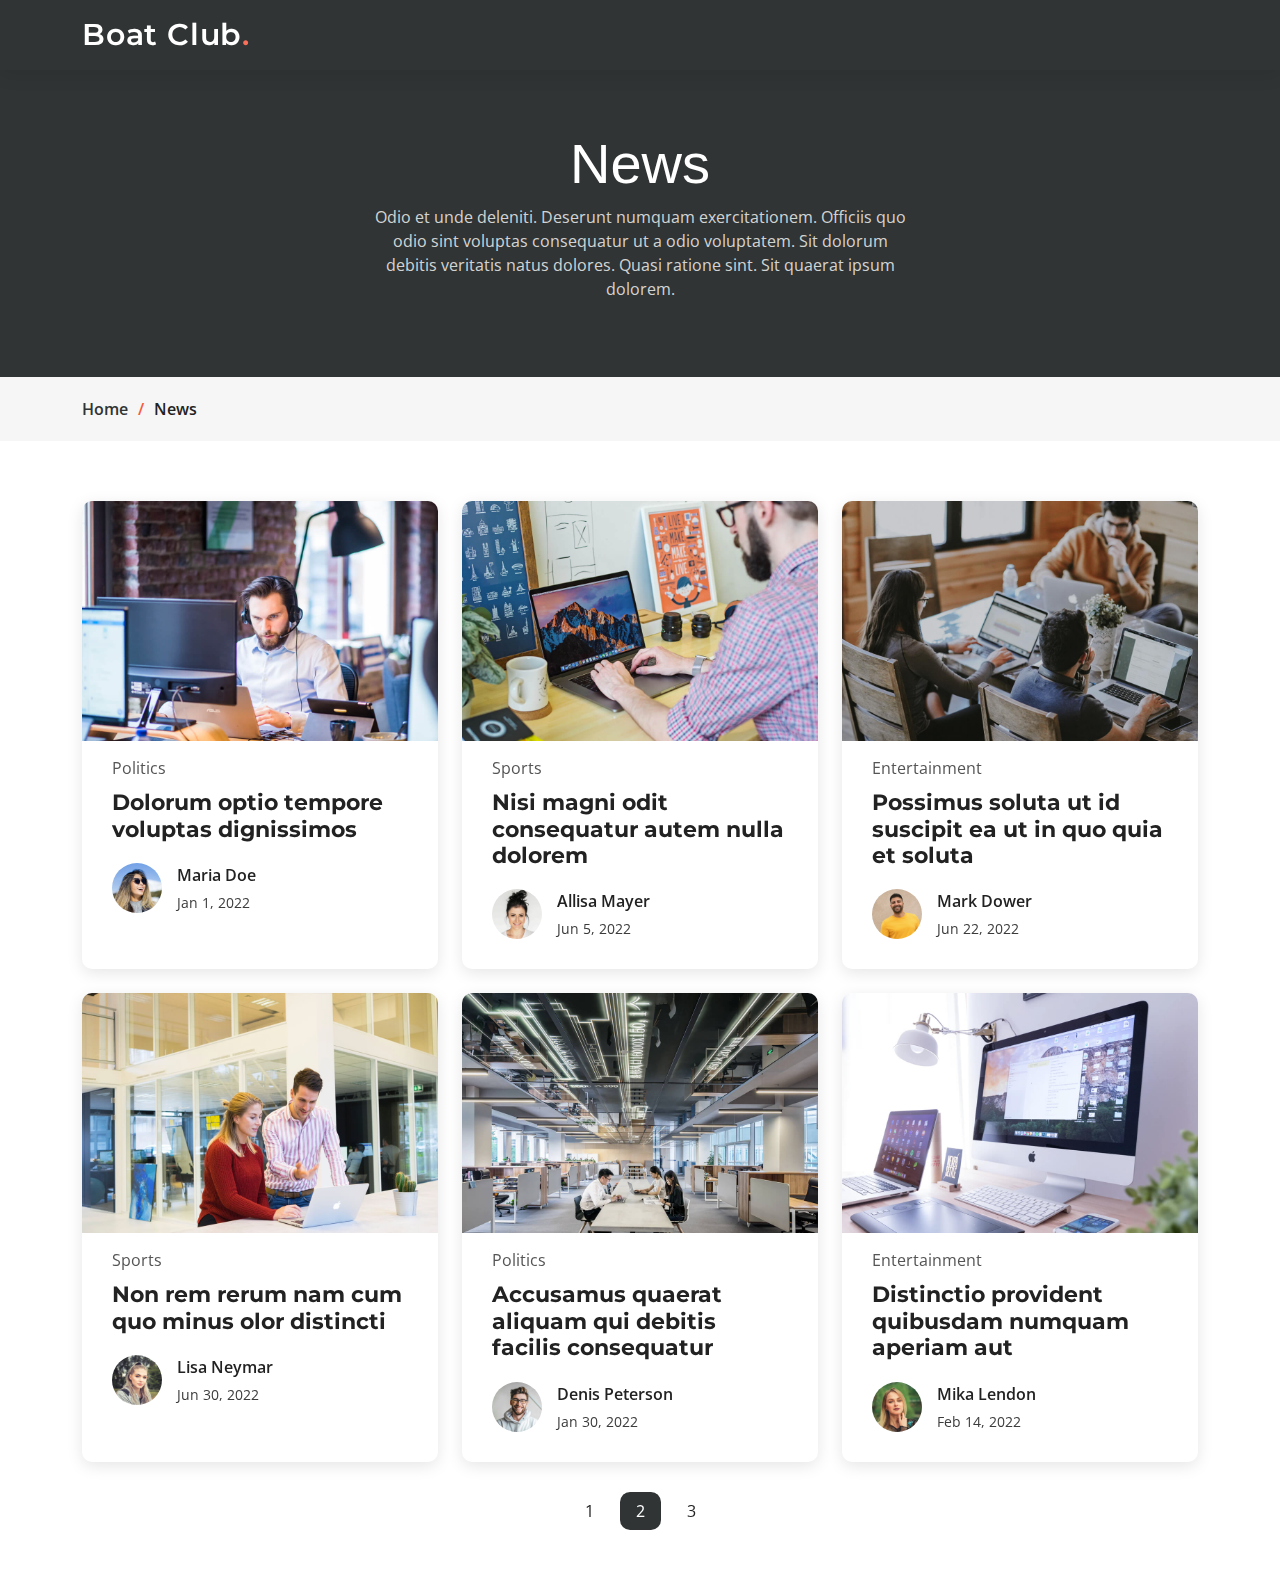
<file: blog.html>
<!DOCTYPE html>
<html lang="en">

<head>
  <meta charset="utf-8">
  <meta content="width=device-width, initial-scale=1.0" name="viewport">

  <title>Boat Club</title>
  <meta content="" name="description">
  <meta content="" name="keywords">

  <!-- Favicons -->
  <link href="assets/img/favicon.png" rel="icon">
  <link href="assets/img/apple-touch-icon.png" rel="apple-touch-icon">

  <!-- Google Fonts -->
  <link rel="preconnect" href="https://fonts.googleapis.com">
  <link rel="preconnect" href="https://fonts.gstatic.com" crossorigin>
  <link href="https://fonts.googleapis.com/css2?family=Open+Sans:ital,wght@0,300;0,400;0,500;0,600;0,700;1,300;1,400;1,600;1,700&family=Montserrat:ital,wght@0,300;0,400;0,500;0,600;0,700;1,300;1,400;1,500;1,600;1,700&family=Raleway:ital,wght@0,300;0,400;0,500;0,600;0,700;1,300;1,400;1,500;1,600;1,700&display=swap" rel="stylesheet">

  <!-- Vendor CSS Files -->
  <link href="assets/vendor/bootstrap/css/bootstrap.min.css" rel="stylesheet">
  <link href="assets/vendor/bootstrap-icons/bootstrap-icons.css" rel="stylesheet">
  <link href="assets/vendor/aos/aos.css" rel="stylesheet">
  <link href="assets/vendor/glightbox/css/glightbox.min.css" rel="stylesheet">
  <link href="assets/vendor/swiper/swiper-bundle.min.css" rel="stylesheet">

  <!-- Template Main CSS File -->
  <link href="assets/css/main.css" rel="stylesheet">
</head>

<body>

  <!-- ======= Header ======= -->


  <header id="header" class="header d-flex align-items-center">

    <div class="container-fluid container-xl d-flex align-items-center justify-content-between">
      <a href="index.html" class="logo d-flex align-items-center">
        
        <h1>Boat Club<span>.</span></h1>
      </a>
    

      

    </div>
  </header><!-- End Header -->
  <!-- End Header -->

  <main id="main">

    <!-- ======= Breadcrumbs ======= -->
    <div class="breadcrumbs">
      <div class="page-header d-flex align-items-center" style="background-image: url('');">
        <div class="container position-relative">
          <div class="row d-flex justify-content-center">
            <div class="col-lg-6 text-center">
              <h2>News</h2>
              <p>Odio et unde deleniti. Deserunt numquam exercitationem. Officiis quo odio sint voluptas consequatur ut a odio voluptatem. Sit dolorum debitis veritatis natus dolores. Quasi ratione sint. Sit quaerat ipsum dolorem.</p>
            </div>
          </div>
        </div>
      </div>
      <nav>
        <div class="container">
          <ol>
            <li><a href="index.html">Home</a></li>
            <li>News</li>
          </ol>
        </div>
      </nav>
    </div><!-- End Breadcrumbs -->

    <!-- ======= Blog Section ======= -->
    <section id="blog" class="blog">
      <div class="container" data-aos="fade-up">

        <div class="row gy-4 posts-list">

          <div class="col-xl-4 col-md-6">
            <article>

              <div class="post-img">
                <img src="assets/img/blog/blog-1.jpg" alt="" class="img-fluid">
              </div>

              <p class="post-category">Politics</p>

              <h2 class="title">
                <a href="blog-details.html">Dolorum optio tempore voluptas dignissimos</a>
              </h2>

              <div class="d-flex align-items-center">
                <img src="assets/img/blog/blog-author.jpg" alt="" class="img-fluid post-author-img flex-shrink-0">
                <div class="post-meta">
                  <p class="post-author-list">Maria Doe</p>
                  <p class="post-date">
                    <time datetime="2022-01-01">Jan 1, 2022</time>
                  </p>
                </div>
              </div>

            </article>
          </div><!-- End post list item -->

          <div class="col-xl-4 col-md-6">
            <article>

              <div class="post-img">
                <img src="assets/img/blog/blog-2.jpg" alt="" class="img-fluid">
              </div>

              <p class="post-category">Sports</p>

              <h2 class="title">
                <a href="blog-details.html">Nisi magni odit consequatur autem nulla dolorem</a>
              </h2>

              <div class="d-flex align-items-center">
                <img src="assets/img/blog/blog-author-2.jpg" alt="" class="img-fluid post-author-img flex-shrink-0">
                <div class="post-meta">
                  <p class="post-author-list">Allisa Mayer</p>
                  <p class="post-date">
                    <time datetime="2022-01-01">Jun 5, 2022</time>
                  </p>
                </div>
              </div>

            </article>
          </div><!-- End post list item -->

          <div class="col-xl-4 col-md-6">
            <article>

              <div class="post-img">
                <img src="assets/img/blog/blog-3.jpg" alt="" class="img-fluid">
              </div>

              <p class="post-category">Entertainment</p>

              <h2 class="title">
                <a href="blog-details.html">Possimus soluta ut id suscipit ea ut in quo quia et soluta</a>
              </h2>

              <div class="d-flex align-items-center">
                <img src="assets/img/blog/blog-author-3.jpg" alt="" class="img-fluid post-author-img flex-shrink-0">
                <div class="post-meta">
                  <p class="post-author-list">Mark Dower</p>
                  <p class="post-date">
                    <time datetime="2022-01-01">Jun 22, 2022</time>
                  </p>
                </div>
              </div>

            </article>
          </div><!-- End post list item -->

          <div class="col-xl-4 col-md-6">
            <article>

              <div class="post-img">
                <img src="assets/img/blog/blog-4.jpg" alt="" class="img-fluid">
              </div>

              <p class="post-category">Sports</p>

              <h2 class="title">
                <a href="blog-details.html">Non rem rerum nam cum quo minus olor distincti</a>
              </h2>

              <div class="d-flex align-items-center">
                <img src="assets/img/blog/blog-author-4.jpg" alt="" class="img-fluid post-author-img flex-shrink-0">
                <div class="post-meta">
                  <p class="post-author-list">Lisa Neymar</p>
                  <p class="post-date">
                    <time datetime="2022-01-01">Jun 30, 2022</time>
                  </p>
                </div>
              </div>

            </article>
          </div><!-- End post list item -->

          <div class="col-xl-4 col-md-6">
            <article>

              <div class="post-img">
                <img src="assets/img/blog/blog-5.jpg" alt="" class="img-fluid">
              </div>

              <p class="post-category">Politics</p>

              <h2 class="title">
                <a href="blog-details.html">Accusamus quaerat aliquam qui debitis facilis consequatur</a>
              </h2>

              <div class="d-flex align-items-center">
                <img src="assets/img/blog/blog-author-5.jpg" alt="" class="img-fluid post-author-img flex-shrink-0">
                <div class="post-meta">
                  <p class="post-author-list">Denis Peterson</p>
                  <p class="post-date">
                    <time datetime="2022-01-01">Jan 30, 2022</time>
                  </p>
                </div>
              </div>

            </article>
          </div><!-- End post list item -->

          <div class="col-xl-4 col-md-6">
            <article>

              <div class="post-img">
                <img src="assets/img/blog/blog-6.jpg" alt="" class="img-fluid">
              </div>

              <p class="post-category">Entertainment</p>

              <h2 class="title">
                <a href="blog-details.html">Distinctio provident quibusdam numquam aperiam aut</a>
              </h2>

              <div class="d-flex align-items-center">
                <img src="assets/img/blog/blog-author-6.jpg" alt="" class="img-fluid post-author-img flex-shrink-0">
                <div class="post-meta">
                  <p class="post-author-list">Mika Lendon</p>
                  <p class="post-date">
                    <time datetime="2022-01-01">Feb 14, 2022</time>
                  </p>
                </div>
              </div>

            </article>
          </div><!-- End post list item -->

        </div><!-- End blog posts list -->

        <div class="blog-pagination">
          <ul class="justify-content-center">
            <li><a href="#">1</a></li>
            <li class="active"><a href="#">2</a></li>
            <li><a href="#">3</a></li>
          </ul>
        </div><!-- End blog pagination -->

      </div>
    </section><!-- End Blog Section -->

  </main><!-- End #main -->

  

  <a href="#" class="scroll-top d-flex align-items-center justify-content-center"><i class="bi bi-arrow-up-short"></i></a>

  <div id="preloader"></div>

  <!-- Vendor JS Files -->
  <script src="assets/vendor/bootstrap/js/bootstrap.bundle.min.js"></script>
  <script src="assets/vendor/aos/aos.js"></script>
  <script src="assets/vendor/glightbox/js/glightbox.min.js"></script>
  <script src="assets/vendor/purecounter/purecounter_vanilla.js"></script>
  <script src="assets/vendor/swiper/swiper-bundle.min.js"></script>
  <script src="assets/vendor/isotope-layout/isotope.pkgd.min.js"></script>
  <script src="assets/vendor/php-email-form/validate.js"></script>

  <!-- Template Main JS File -->
  <script src="assets/js/main.js"></script>

</body>

</html>
</file>
<file: assets/css/main.css>
:root {
  --font-default: "Open Sans", system-ui, -apple-system, "Segoe UI", Roboto, "Helvetica Neue", Arial, "Noto Sans", "Liberation Sans", sans-serif, "Apple Color Emoji", "Segoe UI Emoji", "Segoe UI Symbol", "Noto Color Emoji";
  --font-primary: "Montserrat", sans-serif;
  --font-secondary: "Poppins", sans-serif;
}

/* Colors */
:root {
  --color-default: #222222;
  --color-primary: #303434;
  --color-secondary: #f85a40;
}

/* Smooth scroll behavior */
:root {
  scroll-behavior: smooth;
}

/*--------------------------------------------------------------
# General
--------------------------------------------------------------*/
body {
  font-family: var(--font-default);
  color: var(--color-default);
}

a {
  color: var(--color-primary);
  text-decoration: none;
}

a:hover {
  color: #00b6a1;
  text-decoration: none;
}

h1,
h2,
h3,
h4,
h5,
h6 {
  font-family: var(--font-primary);
}

/*--------------------------------------------------------------
# Sections & Section Header
--------------------------------------------------------------*/
section {
  padding: 60px 0;
  overflow: hidden;
}

.sections-bg {
  background-color: #f6f6f6;
}

.section-header {
  text-align: center;
  padding-bottom: 60px;
}

.section-header h2 {
  font-size: 32px;
  font-weight: 600;
  margin-bottom: 20px;
  padding-bottom: 20px;
  position: relative;
}

.section-header h2:after {
  content: "";
  position: absolute;
  display: block;
  width: 50px;
  height: 3px;
  background: var(--color-primary);
  left: 0;
  right: 0;
  bottom: 0;
  margin: auto;
}

.section-header p {
  margin-bottom: 0;
  color: #6f6f6f;
}

/*--------------------------------------------------------------
# Breadcrumbs
--------------------------------------------------------------*/
.breadcrumbs .page-header {
  padding: 60px 0 60px 0;
  min-height: 20vh;
  position: relative;
  background-color: var(--color-primary);
}

.breadcrumbs .page-header h2 {
  font-size: 56px;
  font-weight: 500;
  color: #fff;
  font-family: var(--font-secondary);
}

.breadcrumbs .page-header p {
  color: rgba(255, 255, 255, 0.8);
}

.breadcrumbs nav {
  background-color: #f6f6f6;
  padding: 20px 0;
}

.breadcrumbs nav ol {
  display: flex;
  flex-wrap: wrap;
  list-style: none;
  margin: 0;
  padding: 0;
  font-size: 16px;
  font-weight: 600;
  color: var(--color-default);
}

.breadcrumbs nav ol a {
  color: var(--color-primary);
  transition: 0.3s;
}

.breadcrumbs nav ol a:hover {
  text-decoration: underline;
}

.breadcrumbs nav ol li+li {
  padding-left: 10px;
}

.breadcrumbs nav ol li+li::before {
  display: inline-block;
  padding-right: 10px;
  color: var(--color-secondary);
  content: "/";
}

/*--------------------------------------------------------------
# Scroll top button
--------------------------------------------------------------*/
.scroll-top {
  position: fixed;
  visibility: hidden;
  opacity: 0;
  right: 15px;
  bottom: -15px;
  z-index: 99999;
  background: var(--color-secondary);
  width: 44px;
  height: 44px;
  border-radius: 50px;
  transition: all 0.4s;
}

.scroll-top i {
  font-size: 24px;
  color: #fff;
  line-height: 0;
}

.scroll-top:hover {
  background: rgba(248, 90, 64, 0.8);
  color: #fff;
}

.scroll-top.active {
  visibility: visible;
  opacity: 1;
  bottom: 15px;
}

/*--------------------------------------------------------------
# Preloader
--------------------------------------------------------------*/
#preloader {
  position: fixed;
  inset: 0;
  z-index: 999999;
  overflow: hidden;
  background: #fff;
  transition: all 0.6s ease-out;
}

#preloader:before {
  content: "";
  position: fixed;
  top: calc(50% - 30px);
  left: calc(50% - 30px);
  border: 6px solid #fff;
  border-color: var(--color-primary) transparent var(--color-primary) transparent;
  border-radius: 50%;
  width: 60px;
  height: 60px;
  -webkit-animation: animate-preloader 1.5s linear infinite;
  animation: animate-preloader 1.5s linear infinite;
}

@-webkit-keyframes animate-preloader {
  0% {
    transform: rotate(0deg);
  }

  100% {
    transform: rotate(360deg);
  }
}

@keyframes animate-preloader {
  0% {
    transform: rotate(0deg);
  }

  100% {
    transform: rotate(360deg);
  }
}

/*--------------------------------------------------------------
# Disable aos animation delay on mobile devices
--------------------------------------------------------------*/
@media screen and (max-width: 768px) {
  [data-aos-delay] {
    transition-delay: 0 !important;
  }
}

/*--------------------------------------------------------------
# Header
--------------------------------------------------------------*/
.topbar {
  background: #00796b;
  height: 40px;
  font-size: 14px;
  transition: all 0.5s;
  color: #fff;
  padding: 0;
}

.topbar .contact-info i {
  font-style: normal;
  color: #fff;
  line-height: 0;
}

.topbar .contact-info i a,
.topbar .contact-info i span {
  padding-left: 5px;
  color: #fff;
}

@media (max-width: 575px) {

  .topbar .contact-info i a,
  .topbar .contact-info i span {
    font-size: 13px;
  }
}

.topbar .contact-info i a {
  line-height: 0;
  transition: 0.3s;
}

.topbar .contact-info i a:hover {
  color: #fff;
  text-decoration: underline;
}

.topbar .social-links a {
  color: rgba(255, 255, 255, 0.7);
  line-height: 0;
  transition: 0.3s;
  margin-left: 20px;
}

.topbar .social-links a:hover {
  color: #fff;
}

.header {
  transition: all 0.5s;
  z-index: 997;
  height: 90px;
  background-color: var(--color-primary);
}

.header.sticked {
  position: fixed;
  top: 0;
  right: 0;
  left: 0;
  height: 70px;
  box-shadow: 0px 2px 20px rgba(0, 0, 0, 0.1);
}

.header .logo img {
  max-height: 40px;
  margin-right: 6px;
}

.header .logo h1 {
  font-size: 30px;
  margin: 0;
  font-weight: 600;
  letter-spacing: 0.8px;
  color: #fff;
  font-family: var(--font-primary);
}

.header .logo h1 span {
  color: #f96f59;
}

.sticked-header-offset {
  margin-top: 70px;
}

section {
  scroll-margin-top: 70px;
}

/*--------------------------------------------------------------
# Desktop Navigation
--------------------------------------------------------------*/
@media (min-width: 1280px) {
  .navbar {
    padding: 0;
  }

  .navbar ul {
    margin: 0;
    padding: 0;
    display: flex;
    list-style: none;
    align-items: center;
  }

  .navbar li {
    position: relative;
  }

  .navbar>ul>li {
    white-space: nowrap;
    padding: 10px 0 10px 28px;
  }

  .navbar a,
  .navbar a:focus {
    display: flex;
    align-items: center;
    justify-content: space-between;
    padding: 0 3px;
    font-family: var(--font-secondary);
    font-size: 16px;
    font-weight: 600;
    color: rgba(255, 255, 255, 0.6);
    white-space: nowrap;
    transition: 0.3s;
    position: relative;
  }

  .navbar a i,
  .navbar a:focus i {
    font-size: 12px;
    line-height: 0;
    margin-left: 5px;
  }

  .navbar>ul>li>a:before {
    content: "";
    position: absolute;
    width: 100%;
    height: 2px;
    bottom: -6px;
    left: 0;
    background-color: var(--color-secondary);
    visibility: hidden;
    width: 0px;
    transition: all 0.3s ease-in-out 0s;
  }

  .navbar a:hover:before,
  .navbar li:hover>a:before,
  .navbar .active:before {
    visibility: visible;
    width: 100%;
  }

  .navbar a:hover,
  .navbar .active,
  .navbar .active:focus,
  .navbar li:hover>a {
    color: #fff;
  }

  .navbar .dropdown ul {
    display: block;
    position: absolute;
    left: 28px;
    top: calc(100% + 30px);
    margin: 0;
    padding: 10px 0;
    z-index: 99;
    opacity: 0;
    visibility: hidden;
    background: #fff;
    box-shadow: 0px 0px 30px rgba(127, 137, 161, 0.25);
    transition: 0.3s;
    border-radius: 4px;
  }

  .navbar .dropdown ul li {
    min-width: 200px;
  }

  .navbar .dropdown ul a {
    padding: 10px 20px;
    font-size: 15px;
    text-transform: none;
    font-weight: 600;
    color: #006a5d;
  }

  .navbar .dropdown ul a i {
    font-size: 12px;
  }

  .navbar .dropdown ul a:hover,
  .navbar .dropdown ul .active:hover,
  .navbar .dropdown ul li:hover>a {
    color: var(--color-secondary);
  }

  .navbar .dropdown:hover>ul {
    opacity: 1;
    top: 100%;
    visibility: visible;
  }

  .navbar .dropdown .dropdown ul {
    top: 0;
    left: calc(100% - 30px);
    visibility: hidden;
  }

  .navbar .dropdown .dropdown:hover>ul {
    opacity: 1;
    top: 0;
    left: 100%;
    visibility: visible;
  }
}

@media (min-width: 1280px) and (max-width: 1366px) {
  .navbar .dropdown .dropdown ul {
    left: -90%;
  }

  .navbar .dropdown .dropdown:hover>ul {
    left: -100%;
  }
}

@media (min-width: 1280px) {

  .mobile-nav-show,
  .mobile-nav-hide {
    display: none;
  }
}

/*--------------------------------------------------------------
# Mobile Navigation
--------------------------------------------------------------*/
@media (max-width: 1279px) {
  .navbar {
    position: fixed;
    top: 0;
    right: -100%;
    width: 100%;
    max-width: 400px;
    bottom: 0;
    transition: 0.3s;
    z-index: 9997;
  }

  .navbar ul {
    position: absolute;
    inset: 0;
    padding: 50px 0 10px 0;
    margin: 0;
    background: rgba(0, 131, 116, 0.9);
    overflow-y: auto;
    transition: 0.3s;
    z-index: 9998;
  }

  .navbar a,
  .navbar a:focus {
    display: flex;
    align-items: center;
    justify-content: space-between;
    padding: 10px 20px;
    font-family: var(--font-primary);
    font-size: 15px;
    font-weight: 600;
    color: rgba(255, 255, 255, 0.7);
    white-space: nowrap;
    transition: 0.3s;
  }

  .navbar a i,
  .navbar a:focus i {
    font-size: 12px;
    line-height: 0;
    margin-left: 5px;
  }

  .navbar a:hover,
  .navbar .active,
  .navbar .active:focus,
  .navbar li:hover>a {
    color: #fff;
  }

  .navbar .getstarted,
  .navbar .getstarted:focus {
    background: var(--color-primary);
    padding: 8px 20px;
    border-radius: 4px;
    margin: 15px;
    color: #fff;
  }

  .navbar .getstarted:hover,
  .navbar .getstarted:focus:hover {
    color: #fff;
    background: #303434;
  }

  .navbar .dropdown ul,
  .navbar .dropdown .dropdown ul {
    position: static;
    display: none;
    padding: 10px 0;
    margin: 10px 20px;
    transition: all 0.5s ease-in-out;
    background-color: #303434;
    border: 1px solid #303434;
  }

  .navbar .dropdown>.dropdown-active,
  .navbar .dropdown .dropdown>.dropdown-active {
    display: block;
  }

  .mobile-nav-show {
    color: rgba(255, 255, 255, 0.6);
    font-size: 28px;
    cursor: pointer;
    line-height: 0;
    transition: 0.5s;
    z-index: 9999;
    margin-right: 10px;
  }

  .mobile-nav-hide {
    color: #fff;
    font-size: 32px;
    cursor: pointer;
    line-height: 0;
    transition: 0.5s;
    position: fixed;
    right: 20px;
    top: 20px;
    z-index: 9999;
  }

  .mobile-nav-active {
    overflow: hidden;
  }

  .mobile-nav-active .navbar {
    right: 0;
  }

  .mobile-nav-active .navbar:before {
    content: "";
    position: fixed;
    inset: 0;
    background: #303434;
    z-index: 9996;
  }
}

/*--------------------------------------------------------------
# About Us Section
--------------------------------------------------------------*/
.about h3 {
  font-weight: 700;
  font-size: 28px;
  margin-bottom: 20px;
  font-family: var(--font-secondary);
}

.about .call-us {
  left: 10%;
  right: 10%;
  bottom: 0;
  background-color: #fff;
  box-shadow: 0px 2px 25px rgba(0, 0, 0, 0.08);
  padding: 20px;
  text-align: center;
}

.about .call-us h4 {
  font-size: 24px;
  font-weight: 700;
  margin-bottom: 5px;
}

.about .call-us p {
  font-size: 28px;
  font-weight: 700;
  color: var(--color-primary);
}

.about .content ul {
  list-style: none;
  padding: 0;
}

.about .content ul li {
  padding: 0 0 10px 30px;
  position: relative;
}

.about .content ul i {
  position: absolute;
  font-size: 20px;
  left: 0;
  top: -3px;
  color: var(--color-primary);
}

.about .content p:last-child {
  margin-bottom: 0;
}

.about .play-btn {
  width: 94px;
  height: 94px;
  background: radial-gradient(var(--color-primary) 50%, rgba(0, 131, 116, 0.4) 52%);
  border-radius: 50%;
  display: block;
  position: absolute;
  left: calc(50% - 47px);
  top: calc(50% - 47px);
  overflow: hidden;
}

.about .play-btn:before {
  content: "";
  position: absolute;
  width: 120px;
  height: 120px;
  -webkit-animation-delay: 0s;
  animation-delay: 0s;
  -webkit-animation: pulsate-btn 2s;
  animation: pulsate-btn 2s;
  -webkit-animation-direction: forwards;
  animation-direction: forwards;
  -webkit-animation-iteration-count: infinite;
  animation-iteration-count: infinite;
  -webkit-animation-timing-function: steps;
  animation-timing-function: steps;
  opacity: 1;
  border-radius: 50%;
  border: 5px solid rgba(0, 131, 116, 0.7);
  top: -15%;
  left: -15%;
  background: rgba(198, 16, 0, 0);
}

.about .play-btn:after {
  content: "";
  position: absolute;
  left: 50%;
  top: 50%;
  transform: translateX(-40%) translateY(-50%);
  width: 0;
  height: 0;
  border-top: 10px solid transparent;
  border-bottom: 10px solid transparent;
  border-left: 15px solid #fff;
  z-index: 100;
  transition: all 400ms cubic-bezier(0.55, 0.055, 0.675, 0.19);
}

.about .play-btn:hover:before {
  content: "";
  position: absolute;
  left: 50%;
  top: 50%;
  transform: translateX(-40%) translateY(-50%);
  width: 0;
  height: 0;
  border: none;
  border-top: 10px solid transparent;
  border-bottom: 10px solid transparent;
  border-left: 15px solid #fff;
  z-index: 200;
  -webkit-animation: none;
  animation: none;
  border-radius: 0;
}

.about .play-btn:hover:after {
  border-left: 15px solid var(--color-primary);
  transform: scale(20);
}

@-webkit-keyframes pulsate-btn {
  0% {
    transform: scale(0.6, 0.6);
    opacity: 1;
  }

  100% {
    transform: scale(1, 1);
    opacity: 0;
  }
}

@keyframes pulsate-btn {
  0% {
    transform: scale(0.6, 0.6);
    opacity: 1;
  }

  100% {
    transform: scale(1, 1);
    opacity: 0;
  }
}

/*--------------------------------------------------------------
# Clients Section
--------------------------------------------------------------*/
.clients {
  padding: 40px 0;
}

.clients .swiper {
  padding: 10px 0;
}

.clients .swiper-slide img {
  transition: 0.3s;
}

.clients .swiper-slide img:hover {
  transform: scale(1.1);
}

.clients .swiper-pagination {
  margin-top: 20px;
  position: relative;
}

.clients .swiper-pagination .swiper-pagination-bullet {
  width: 12px;
  height: 12px;
  background-color: #fff;
  opacity: 1;
  background-color: #ddd;
}

.clients .swiper-pagination .swiper-pagination-bullet-active {
  background-color: var(--color-primary);
}

/*--------------------------------------------------------------
# Stats Counter Section
--------------------------------------------------------------*/
.stats-counter {
  padding: 40px 0;
}

.stats-counter .stats-item {
  padding: 20px 0;
  border-bottom: 1px solid #e4e4e4;
}

.stats-counter .stats-item .purecounter {
  min-width: 90px;
  padding-right: 15px;
}

.stats-counter .stats-item i {
  font-size: 44px;
  line-height: 0;
  margin-right: 15px;
}

.stats-counter .stats-item span {
  font-size: 40px;
  display: block;
  font-weight: 700;
  color: var(--color-primary);
  line-height: 40px;
}

.stats-counter .stats-item p {
  margin: 0;
  font-family: var(--font-primary);
  font-size: 14px;
}

/*--------------------------------------------------------------
# Call To Action Section
--------------------------------------------------------------*/
.call-to-action .container {
  background: linear-gradient(rgba(0, 0, 0, 0.5), rgba(0, 0, 0, 0.5)), url("../img/cta-bg.jpg") center center;
  background-size: cover;
  padding: 100px 60px;
  border-radius: 15px;
  overflow: hidden;
}

.call-to-action h3 {
  color: #fff;
  font-size: 28px;
  font-weight: 700;
  margin-bottom: 20px;
}

.call-to-action p {
  color: #fff;
  margin-bottom: 20px;
}

.call-to-action .play-btn {
  width: 94px;
  height: 94px;
  margin-bottom: 20px;
  background: radial-gradient(var(--color-primary) 50%, rgba(0, 131, 116, 0.4) 52%);
  border-radius: 50%;
  display: inline-block;
  position: relative;
  overflow: hidden;
}

.call-to-action .play-btn:before {
  content: "";
  position: absolute;
  width: 120px;
  height: 120px;
  -webkit-animation-delay: 0s;
  animation-delay: 0s;
  -webkit-animation: pulsate-btn 2s;
  animation: pulsate-btn 2s;
  -webkit-animation-direction: forwards;
  animation-direction: forwards;
  -webkit-animation-iteration-count: infinite;
  animation-iteration-count: infinite;
  -webkit-animation-timing-function: steps;
  animation-timing-function: steps;
  opacity: 1;
  border-radius: 50%;
  border: 5px solid rgba(0, 131, 116, 0.7);
  top: -15%;
  left: -15%;
  background: rgba(198, 16, 0, 0);
}

.call-to-action .play-btn:after {
  content: "";
  position: absolute;
  left: 50%;
  top: 50%;
  transform: translateX(-40%) translateY(-50%);
  width: 0;
  height: 0;
  border-top: 10px solid transparent;
  border-bottom: 10px solid transparent;
  border-left: 15px solid #fff;
  z-index: 100;
  transition: all 400ms cubic-bezier(0.55, 0.055, 0.675, 0.19);
}

.call-to-action .play-btn:hover:before {
  content: "";
  position: absolute;
  left: 50%;
  top: 50%;
  transform: translateX(-40%) translateY(-50%);
  width: 0;
  height: 0;
  border: none;
  border-top: 10px solid transparent;
  border-bottom: 10px solid transparent;
  border-left: 15px solid #fff;
  z-index: 200;
  -webkit-animation: none;
  animation: none;
  border-radius: 0;
}

.call-to-action .play-btn:hover:after {
  border-left: 15px solid var(--color-primary);
  transform: scale(20);
}

.call-to-action .cta-btn {
  font-family: var(--font-primary);
  font-weight: 500;
  font-size: 16px;
  letter-spacing: 1px;
  display: inline-block;
  padding: 12px 48px;
  border-radius: 50px;
  transition: 0.5s;
  margin: 10px;
  border: 2px solid #fff;
  color: #fff;
}

.call-to-action .cta-btn:hover {
  background: var(--color-primary);
  border: 2px solid var(--color-primary);
}

@keyframes pulsate-btn {
  0% {
    transform: scale(0.6, 0.6);
    opacity: 1;
  }

  100% {
    transform: scale(1, 1);
    opacity: 0;
  }
}

/*--------------------------------------------------------------
# Our Services Section
--------------------------------------------------------------*/
.services {
  padding: 60px 0;
}

.services .service-item {
  padding: 40px;
  background: #fff;
  height: 100%;
  border-radius: 10px;
}

.services .service-item .icon {
  width: 48px;
  height: 48px;
  position: relative;
  margin-bottom: 50px;
}

.services .service-item .icon i {
  color: var(--color-default);
  font-size: 56px;
  transition: ease-in-out 0.3s;
  z-index: 2;
  position: relative;
}

.services .service-item .icon:before {
  position: absolute;
  content: "";
  height: 100%;
  width: 100%;
  background: #eeeeee;
  border-radius: 50px;
  z-index: 1;
  top: 10px;
  right: -20px;
  transition: 0.3s;
}

.services .service-item h3 {
  color: var(--color-default);
  font-weight: 700;
  margin: 0 0 20px 0;
  padding-bottom: 8px;
  font-size: 22px;
  position: relative;
  display: inline-block;
  border-bottom: 4px solid #eeeeee;
  transition: 0.3s;
}

.services .service-item p {
  line-height: 24px;
  font-size: 14px;
  margin-bottom: 0;
}

.services .service-item .readmore {
  margin-top: 15px;
  display: inline-block;
  color: var(--color-primary);
}

.services .service-item:hover .icon:before {
  background: #303434;
}

.services .service-item:hover h3 {
  border-color: var(--color-primary);
}

/*--------------------------------------------------------------
# Testimonials Section
--------------------------------------------------------------*/
.testimonials .testimonial-wrap {
  padding-left: 10px;
}

.testimonials .testimonial-item {
  box-sizing: content-box;
  padding: 30px;
  margin: 30px 10px;
  box-shadow: 0px 0 15px rgba(0, 0, 0, 0.1);
  position: relative;
  background: #fff;
  border-radius: 10px;
}

.testimonials .testimonial-item .testimonial-img {
  width: 90px;
  border-radius: 50px;
  margin-right: 15px;
}

.testimonials .testimonial-item h3 {
  font-size: 18px;
  font-weight: bold;
  margin: 10px 0 5px 0;
  color: #000;
}

.testimonials .testimonial-item h4 {
  font-size: 14px;
  color: #999;
  margin: 0;
}

.testimonials .testimonial-item .stars {
  margin: 10px 0;
}

.testimonials .testimonial-item .stars i {
  color: #ffc107;
  margin: 0 1px;
}

.testimonials .testimonial-item .quote-icon-left,
.testimonials .testimonial-item .quote-icon-right {
  color: #303434;
  font-size: 26px;
  line-height: 0;
}

.testimonials .testimonial-item .quote-icon-left {
  display: inline-block;
  left: -5px;
  position: relative;
}

.testimonials .testimonial-item .quote-icon-right {
  display: inline-block;
  right: -5px;
  position: relative;
  top: 10px;
  transform: scale(-1, -1);
}

.testimonials .testimonial-item p {
  font-style: italic;
  margin: 15px auto 15px auto;
}

.testimonials .swiper-pagination {
  margin-top: 20px;
  position: relative;
}

.testimonials .swiper-pagination .swiper-pagination-bullet {
  width: 12px;
  height: 12px;
  background-color: rgba(0, 0, 0, 0.2);
  opacity: 1;
}

.testimonials .swiper-pagination .swiper-pagination-bullet-active {
  background-color: var(--color-primary);
}

@media (max-width: 767px) {
  .testimonials .testimonial-wrap {
    padding-left: 0;
  }

  .testimonials .testimonial-item {
    padding: 30px;
    margin: 15px;
  }

  .testimonials .testimonial-item .testimonial-img {
    position: static;
    left: auto;
  }
}

/*--------------------------------------------------------------
# Portfolio Section
--------------------------------------------------------------*/
.portfolio .portfolio-flters {
  padding: 0 0 20px 0;
  margin: 0 auto;
  list-style: none;
  text-align: center;
}

.portfolio .portfolio-flters li {
  cursor: pointer;
  display: inline-block;
  padding: 0;
  font-size: 18px;
  font-weight: 500;
  margin: 0 10px;
  line-height: 1;
  transition: all 0.3s ease-in-out;
}

.portfolio .portfolio-flters li:hover,
.portfolio .portfolio-flters li.filter-active {
  color: var(--color-primary);
}

.portfolio .portfolio-flters li:first-child {
  margin-left: 0;
}

.portfolio .portfolio-flters li:last-child {
  margin-right: 0;
}

@media (max-width: 575px) {
  .portfolio .portfolio-flters li {
    font-size: 14px;
    margin: 0 5px;
  }
}

.portfolio .portfolio-wrap {
  box-shadow: 0px 10px 30px rgba(0, 0, 0, 0.1);
  border-radius: 10px;
  height: 100%;
  overflow: hidden;
}

.portfolio .portfolio-wrap img {
  transition: 0.3s;
  position: relative;
  z-index: 1;
}

.portfolio .portfolio-wrap .portfolio-info {
  padding: 25px 20px;
  background-color: #fff;
  position: relative;
  border-top: 1px solid #f3f3f3;
  z-index: 2;
}

.portfolio .portfolio-wrap .portfolio-info h4 {
  font-size: 18px;
  font-weight: 600;
  padding-right: 50px;
}

.portfolio .portfolio-wrap .portfolio-info h4 a {
  color: var(--color-default);
  transition: 0.3s;
}

.portfolio .portfolio-wrap .portfolio-info h4 a:hover {
  color: var(--color-primary);
}

.portfolio .portfolio-wrap .portfolio-info p {
  color: #6c757d;
  font-size: 14px;
  margin-bottom: 0;
  padding-right: 50px;
}

.portfolio .portfolio-wrap:hover img {
  transform: scale(1.1);
}

/*--------------------------------------------------------------
# Portfolio Details Section
--------------------------------------------------------------*/
.portfolio-details .portfolio-details-slider img {
  width: 100%;
}

.portfolio-details .portfolio-details-slider .swiper-pagination .swiper-pagination-bullet {
  width: 12px;
  height: 12px;
  background-color: rgba(255, 255, 255, 0.7);
  opacity: 1;
}

.portfolio-details .portfolio-details-slider .swiper-pagination .swiper-pagination-bullet-active {
  background-color: var(--color-primary);
}

.portfolio-details .swiper-button-prev,
.portfolio-details .swiper-button-next {
  width: 48px;
  height: 48px;
}

.portfolio-details .swiper-button-prev:after,
.portfolio-details .swiper-button-next:after {
  color: rgba(255, 255, 255, 0.8);
  background-color: rgba(0, 0, 0, 0.2);
  font-size: 24px;
  border-radius: 50%;
  width: 48px;
  height: 48px;
  display: flex;
  align-items: center;
  justify-content: center;
  transition: 0.3s;
}

.portfolio-details .swiper-button-prev:hover:after,
.portfolio-details .swiper-button-next:hover:after {
  background-color: rgba(0, 0, 0, 0.6);
}

@media (max-width: 575px) {

  .portfolio-details .swiper-button-prev,
  .portfolio-details .swiper-button-next {
    display: none;
  }
}

.portfolio-details .portfolio-info h3 {
  font-size: 22px;
  font-weight: 700;
  margin-bottom: 20px;
  padding-bottom: 20px;
  position: relative;
}

.portfolio-details .portfolio-info h3:after {
  content: "";
  position: absolute;
  display: block;
  width: 50px;
  height: 3px;
  background: var(--color-primary);
  left: 0;
  bottom: 0;
}

.portfolio-details .portfolio-info ul {
  list-style: none;
  padding: 0;
  font-size: 15px;
}

.portfolio-details .portfolio-info ul li {
  display: flex;
  flex-direction: column;
  padding-bottom: 15px;
  font-size: 16px;
}

.portfolio-details .portfolio-info ul strong {
  text-transform: uppercase;
  font-weight: 400;
  color: #9c9c9c;
  font-size: 12px;
}

.portfolio-details .portfolio-info .btn-visit {
  padding: 8px 40px;
  background: var(--color-primary);
  color: #fff;
  border-radius: 50px;
  transition: 0.3s;
}

.portfolio-details .portfolio-info .btn-visit:hover {
  background: #009d8b;
}

.portfolio-details .portfolio-description h2 {
  font-size: 26px;
  font-weight: 700;
  margin-bottom: 20px;
}

.portfolio-details .portfolio-description p {
  padding: 0;
}

.portfolio-details .portfolio-description .testimonial-item {
  padding: 30px 30px 0 30px;
  position: relative;
  background: white;
  height: 100%;
  margin-bottom: 50px;
}

.portfolio-details .portfolio-description .testimonial-item .testimonial-img {
  width: 90px;
  border-radius: 50px;
  border: 6px solid #fff;
  float: left;
  margin: 0 10px 0 0;
}

.portfolio-details .portfolio-description .testimonial-item h3 {
  font-size: 18px;
  font-weight: bold;
  margin: 15px 0 5px 0;
  padding-top: 20px;
}

.portfolio-details .portfolio-description .testimonial-item h4 {
  font-size: 14px;
  color: #6c757d;
  margin: 0;
}

.portfolio-details .portfolio-description .testimonial-item .quote-icon-left,
.portfolio-details .portfolio-description .testimonial-item .quote-icon-right {
  color: #303434;
  font-size: 26px;
  line-height: 0;
}

.portfolio-details .portfolio-description .testimonial-item .quote-icon-left {
  display: inline-block;
  left: -5px;
  position: relative;
}

.portfolio-details .portfolio-description .testimonial-item .quote-icon-right {
  display: inline-block;
  right: -5px;
  position: relative;
  top: 10px;
  transform: scale(-1, -1);
}

.portfolio-details .portfolio-description .testimonial-item p {
  font-style: italic;
  margin: 0 0 15px 0 0 0;
  padding: 0;
}

/*--------------------------------------------------------------
# Our Team Section
--------------------------------------------------------------*/
.team .member {
  text-align: center;
  background: #fff;
  border-radius: 10px;
  padding: 15px;
  overflow: hidden;
  box-shadow: 0px 2px 25px rgba(0, 0, 0, 0.1);
}

.team .member img {
  border-radius: 10px;
  overflow: hidden;
}

.team .member .member-content {
  padding: 0 20px 30px 20px;
}

.team .member h4 {
  font-weight: 700;
  margin-top: 16px;
  margin-bottom: 2px;
  font-size: 20px;
}

.team .member span {
  font-style: italic;
  display: block;
  font-size: 14px;
  color: #6c757d;
}

.team .member p {
  padding-top: 10px;
  font-size: 14px;
  font-style: italic;
  color: #6c757d;
}

.team .member .social {
  margin-top: 15px;
  margin-bottom: 10px;
  display: flex;
  align-items: center;
  justify-content: space-around;
}

.team .member .social a {
  color: #a2a2a2;
  transition: 0.3s;
  border-radius: 50%;
  width: 40px;
  height: 40px;
  display: flex;
  align-items: center;
  justify-content: center;
  border: 1px solid #bbbbbb;
}

.team .member .social a:hover {
  color: var(--color-primary);
  border-color: var(--color-primary);
}

.team .member .social i {
  font-size: 18px;
  margin: 0 2px;
}

/*--------------------------------------------------------------
# Pricing Section
--------------------------------------------------------------*/
.pricing .pricing-item {
  padding: 60px 40px;
  box-shadow: 0 3px 20px -2px rgba(108, 117, 125, 0.15);
  background: #fff;
  height: 100%;
  position: relative;
  border-radius: 15px;
}

.pricing h3 {
  font-weight: 600;
  margin-bottom: 15px;
  font-size: 20px;
  color: #555555;
  text-align: center;
}

.pricing .icon {
  margin: 30px auto 30px auto;
  width: 70px;
  height: 70px;
  background: var(--color-primary);
  border-radius: 50%;
  display: flex;
  align-items: center;
  justify-content: center;
  transition: 0.3s;
  transform-style: preserve-3d;
}

.pricing .icon i {
  color: #fff;
  font-size: 28px;
  transition: ease-in-out 0.3s;
  line-height: 0;
}

.pricing .icon::before {
  position: absolute;
  content: "";
  height: 86px;
  width: 86px;
  border-radius: 50%;
  background: #87c1bb;
  transition: all 0.3s ease-out 0s;
  transform: translateZ(-1px);
}

.pricing .icon::after {
  position: absolute;
  content: "";
  height: 102px;
  width: 102px;
  border-radius: 50%;
  background: #d2eeeb;
  transition: all 0.3s ease-out 0s;
  transform: translateZ(-2px);
}

.pricing h4 {
  font-size: 48px;
  color: var(--color-secondary);
  font-weight: 700;
  font-family: var(--font-secondary);
  margin-bottom: 0;
  text-align: center;
}

.pricing h4 sup {
  font-size: 28px;
}

.pricing h4 span {
  color: rgba(108, 117, 125, 0.8);
  font-size: 18px;
  font-weight: 400;
}

.pricing ul {
  padding: 20px 0;
  list-style: none;
  color: #6c757d;
  text-align: left;
  line-height: 20px;
}

.pricing ul li {
  padding: 10px 0;
  display: flex;
  align-items: center;
}

.pricing ul i {
  color: #303434;
  font-size: 24px;
  padding-right: 3px;
}

.pricing ul .na {
  color: rgba(108, 117, 125, 0.5);
}

.pricing ul .na i {
  color: rgba(108, 117, 125, 0.5);
}

.pricing ul .na span {
  text-decoration: line-through;
}

.pricing .buy-btn {
  display: inline-block;
  padding: 10px 40px;
  border-radius: 50px;
  color: var(--color-primary);
  border: 1px solid rgba(0, 131, 116, 0.2);
  transition: none;
  font-size: 16px;
  font-weight: 600;
  font-family: var(--font-primary);
  transition: 0.3s;
}

.pricing .buy-btn:hover {
  background: var(--color-primary);
  color: #fff;
}

.pricing .featured {
  z-index: 10;
  border: 3px solid var(--color-primary);
}

@media (min-width: 992px) {
  .pricing .featured {
    transform: scale(1.15);
  }
}

/*--------------------------------------------------------------
# Frequently Asked Questions Section
--------------------------------------------------------------*/
.faq .content h3 {
  font-weight: 400;
  font-size: 34px;
}

.faq .content h4 {
  font-size: 20px;
  font-weight: 700;
  margin-top: 5px;
}

.faq .content p {
  font-size: 15px;
  color: #6c757d;
}

.faq .accordion-item {
  border: 0;
  margin-bottom: 20px;
  box-shadow: 0px 5px 25px 0px rgba(0, 0, 0, 0.06);
  border-radius: 10px;
}

.faq .accordion-item:last-child {
  margin-bottom: 0;
}

.faq .accordion-collapse {
  border: 0;
}

.faq .accordion-button {
  padding: 20px 50px 20px 20px;
  font-weight: 600;
  border: 0;
  font-size: 18px;
  line-height: 24px;
  color: var(--color-default);
  text-align: left;
  background: #fff;
  box-shadow: none;
  border-radius: 10px;
}

.faq .accordion-button .num {
  padding-right: 10px;
  font-size: 20px;
  line-height: 0;
  color: var(--color-primary);
}

.faq .accordion-button:not(.collapsed) {
  color: var(--color-primary);
  border-bottom: 0;
  box-shadow: none;
}

.faq .accordion-button:after {
  position: absolute;
  right: 20px;
  top: 20px;
}

.faq .accordion-body {
  padding: 0 40px 30px 45px;
  border: 0;
  border-radius: 10px;
  background: #fff;
  box-shadow: none;
}

/*--------------------------------------------------------------
# Recent Blog Posts Section
--------------------------------------------------------------*/
.recent-posts article {
  box-shadow: 0 4px 16px rgba(0, 0, 0, 0.1);
  background-color: #fff;
  padding: 30px;
  height: 100%;
  border-radius: 10px;
  overflow: hidden;
}

.recent-posts .post-img {
  max-height: 240px;
  margin: -30px -30px 15px -30px;
  overflow: hidden;
}

.recent-posts .post-category {
  font-size: 16px;
  color: #6f6f6f;
  margin-bottom: 10px;
}

.recent-posts .title {
  font-size: 22px;
  font-weight: 700;
  padding: 0;
  margin: 0 0 20px 0;
}

.recent-posts .title a {
  color: var(--color-default);
  transition: 0.3s;
}

.recent-posts .title a:hover {
  color: var(--color-primary);
}

.recent-posts .post-author-img {
  width: 50px;
  border-radius: 50%;
  margin-right: 15px;
}

.recent-posts .post-author {
  font-weight: 600;
  margin-bottom: 5px;
}

.recent-posts .post-date {
  font-size: 14px;
  color: #3c3c3c;
  margin-bottom: 0;
}

/*--------------------------------------------------------------
# Contact Section
--------------------------------------------------------------*/
.contact .info-container {
  background-color: var(--color-primary);
  height: 100%;
  padding: 20px;
  border-radius: 10px 0 0 10px;
  box-shadow: 0px 2px 25px rgba(0, 0, 0, 0.1);
}

.contact .info-item {
  width: 100%;
  background-color: #303434;
  margin-bottom: 20px;
  padding: 20px;
  border-radius: 10px;
  color: #fff;
}

.contact .info-item:last-child {
  margin-bottom: 0;
}

.contact .info-item i {
  font-size: 20px;
  color: #fff;
  float: left;
  width: 44px;
  height: 44px;
  background-color: rgba(255, 255, 255, 0.2);
  display: flex;
  justify-content: center;
  align-items: center;
  border-radius: 50px;
  transition: all 0.3s ease-in-out;
  margin-right: 15px;
}

.contact .info-item h4 {
  padding: 0;
  font-size: 20px;
  font-weight: 600;
  margin-bottom: 5px;
}

.contact .info-item p {
  padding: 0;
  margin-bottom: 0;
  font-size: 14px;
}

.contact .info-item:hover i {
  background: #fff;
  color: var(--color-primary);
}

.contact .php-email-form {
  width: 100%;
  height: 100%;
  background: #fff;
  box-shadow: 0px 2px 25px rgba(0, 0, 0, 0.1);
  padding: 30px;
  border-radius: 0 10px 10px 0;
}

.contact .php-email-form .form-group {
  padding-bottom: 8px;
}

.contact .php-email-form .error-message {
  display: none;
  color: #fff;
  background: #df1529;
  text-align: left;
  padding: 15px;
  font-weight: 600;
}

.contact .php-email-form .error-message br+br {
  margin-top: 25px;
}

.contact .php-email-form .sent-message {
  display: none;
  color: #fff;
  background: #303434;
  text-align: center;
  padding: 15px;
  font-weight: 600;
}

.contact .php-email-form .loading {
  display: none;
  background: #fff;
  text-align: center;
  padding: 15px;
}

.contact .php-email-form .loading:before {
  content: "";
  display: inline-block;
  border-radius: 50%;
  width: 24px;
  height: 24px;
  margin: 0 10px -6px 0;
  border: 3px solid #303434;
  border-top-color: #fff;
  -webkit-animation: animate-loading 1s linear infinite;
  animation: animate-loading 1s linear infinite;
}

.contact .php-email-form input,
.contact .php-email-form textarea {
  border-radius: 0;
  box-shadow: none;
  font-size: 14px;
}

.contact .php-email-form input[type=text],
.contact .php-email-form input[type=email],
.contact .php-email-form textarea {
  padding: 12px 15px;
}

.contact .php-email-form input[type=text]:focus,
.contact .php-email-form input[type=email]:focus,
.contact .php-email-form textarea:focus {
  border-color: var(--color-primary);
}

.contact .php-email-form textarea {
  padding: 10px 12px;
}

.contact .php-email-form button[type=submit] {
  background: var(--color-primary);
  border: 0;
  padding: 14px 45px;
  color: #fff;
  transition: 0.4s;
  border-radius: 50px;
}

.contact .php-email-form button[type=submit]:hover {
  background: #303434;
}

@-webkit-keyframes animate-loading {
  0% {
    transform: rotate(0deg);
  }

  100% {
    transform: rotate(360deg);
  }
}

@keyframes animate-loading {
  0% {
    transform: rotate(0deg);
  }

  100% {
    transform: rotate(360deg);
  }
}

/*--------------------------------------------------------------
# Hero Section
--------------------------------------------------------------*/
.hero {
  width: 100%;
  position: relative;
  background: var(--color-primary);
  padding: 60px 0 0 0;
}

@media (min-width: 1365px) {
  .hero {
    background-attachment: fixed;
  }
}

.hero h2 {
  font-size: 48px;
  font-weight: 700;
  margin-bottom: 20px;
  color: #fff;
}

.hero p {
  color: rgba(255, 255, 255, 0.6);
  font-weight: 400;
  margin-bottom: 30px;
}

.hero .btn-get-started {
  font-family: var(--font-primary);
  font-weight: 500;
  font-size: 15px;
  letter-spacing: 1px;
  display: inline-block;
  padding: 14px 40px;
  border-radius: 50px;
  transition: 0.3s;
  color: #fff;
  background: rgba(255, 255, 255, 0.1);
  box-shadow: 0 0 15px rgba(0, 0, 0, 0.08);
  border: 2px solid rgba(255, 255, 255, 0.1);
}

.hero .btn-get-started:hover {
  border-color: rgba(255, 255, 255, 0.5);
}

.hero .btn-watch-video {
  font-size: 16px;
  transition: 0.5s;
  margin-left: 25px;
  color: #fff;
  font-weight: 600;
}

.hero .btn-watch-video i {
  color: rgba(255, 255, 255, 0.5);
  font-size: 32px;
  transition: 0.3s;
  line-height: 0;
  margin-right: 8px;
}

.hero .btn-watch-video:hover i {
  color: #fff;
}

@media (max-width: 640px) {
  .hero h2 {
    font-size: 36px;
  }

  .hero .btn-get-started,
  .hero .btn-watch-video {
    font-size: 14px;
  }
}

.hero .icon-boxes {
  padding-bottom: 60px;
}

@media (min-width: 1200px) {
  .hero .icon-boxes:before {
    content: "";
    position: absolute;
    bottom: 0;
    left: 0;
    right: 0;
    height: calc(50% + 20px);
    background-color: #fff;
  }
}

.hero .icon-box {
  padding: 60px 30px;
  position: relative;
  overflow: hidden;
  background: #303434;
  box-shadow: 0 0 29px 0 rgba(0, 0, 0, 0.08);
  transition: all 0.3s ease-in-out;
  border-radius: 8px;
  z-index: 1;
  height: 100%;
  width: 100%;
  text-align: center;
}

.hero .icon-box .title {
  font-weight: 700;
  margin-bottom: 15px;
  font-size: 24px;
}

.hero .icon-box .title a {
  color: #fff;
  transition: 0.3s;
}

.hero .icon-box .icon {
  margin-bottom: 20px;
  padding-top: 10px;
  display: inline-block;
  transition: all 0.3s ease-in-out;
  font-size: 48px;
  line-height: 1;
  color: rgba(255, 255, 255, 0.6);
}

.hero .icon-box:hover {
  background: #656868;
}

.hero .icon-box:hover .title a,
.hero .icon-box:hover .icon {
  color: #fff;
}

/*--------------------------------------------------------------
# Blog
--------------------------------------------------------------*/
.blog .blog-pagination {
  margin-top: 30px;
  color: #555555;
}

.blog .blog-pagination ul {
  display: flex;
  padding: 0;
  margin: 0;
  list-style: none;
}

.blog .blog-pagination li {
  margin: 0 5px;
  transition: 0.3s;
  border-radius: 10px;
}

.blog .blog-pagination li a {
  color: var(--color-default);
  padding: 7px 16px;
  display: flex;
  align-items: center;
  justify-content: center;
}

.blog .blog-pagination li.active,
.blog .blog-pagination li:hover {
  background: var(--color-primary);
  color: #fff;
}

.blog .blog-pagination li.active a,
.blog .blog-pagination li:hover a {
  color: var(--color-white);
}

/*--------------------------------------------------------------
# Blog Posts List
--------------------------------------------------------------*/
.blog .posts-list article {
  box-shadow: 0 4px 16px rgba(0, 0, 0, 0.1);
  padding: 30px;
  height: 100%;
  border-radius: 10px;
  overflow: hidden;
}

.blog .posts-list .post-img {
  max-height: 240px;
  margin: -30px -30px 15px -30px;
  overflow: hidden;
}

.blog .posts-list .post-category {
  font-size: 16px;
  color: #555555;
  margin-bottom: 10px;
}

.blog .posts-list .title {
  font-size: 22px;
  font-weight: 700;
  padding: 0;
  margin: 0 0 20px 0;
}

.blog .posts-list .title a {
  color: var(--color-default);
  transition: 0.3s;
}

.blog .posts-list .title a:hover {
  color: var(--color-primary);
}

.blog .posts-list .post-author-img {
  width: 50px;
  border-radius: 50%;
  margin-right: 15px;
}

.blog .posts-list .post-author-list {
  font-weight: 600;
  margin-bottom: 5px;
}

.blog .posts-list .post-date {
  font-size: 14px;
  color: #3c3c3c;
  margin-bottom: 0;
}

/*--------------------------------------------------------------
# Blog Details
--------------------------------------------------------------*/
.blog .blog-details {
  box-shadow: 0 4px 16px rgba(0, 0, 0, 0.1);
  padding: 30px;
  border-radius: 10px;
}

.blog .blog-details .post-img {
  margin: -30px -30px 20px -30px;
  overflow: hidden;
  border-radius: 10px 10px 0 0;
}

.blog .blog-details .title {
  font-size: 28px;
  font-weight: 700;
  padding: 0;
  margin: 20px 0 0 0;
  color: var(--color-default);
}

.blog .blog-details .content {
  margin-top: 20px;
}

.blog .blog-details .content h3 {
  font-size: 22px;
  margin-top: 30px;
  font-weight: bold;
}

.blog .blog-details .content blockquote {
  overflow: hidden;
  background-color: rgba(34, 34, 34, 0.06);
  padding: 60px;
  position: relative;
  text-align: center;
  margin: 20px 0;
}

.blog .blog-details .content blockquote p {
  color: var(--color-default);
  line-height: 1.6;
  margin-bottom: 0;
  font-style: italic;
  font-weight: 500;
  font-size: 22px;
}

.blog .blog-details .content blockquote:after {
  content: "";
  position: absolute;
  left: 0;
  top: 0;
  bottom: 0;
  width: 3px;
  background-color: var(--color-secondary);
  margin-top: 20px;
  margin-bottom: 20px;
}

.blog .blog-details .meta-top {
  margin-top: 20px;
  color: #6c757d;
}

.blog .blog-details .meta-top ul {
  display: flex;
  flex-wrap: wrap;
  list-style: none;
  align-items: center;
  padding: 0;
  margin: 0;
}

.blog .blog-details .meta-top ul li+li {
  padding-left: 20px;
}

.blog .blog-details .meta-top i {
  font-size: 16px;
  margin-right: 8px;
  line-height: 0;
  color: var(--color-primary);
}

.blog .blog-details .meta-top a {
  color: #6c757d;
  font-size: 14px;
  display: inline-block;
  line-height: 1;
}

.blog .blog-details .meta-bottom {
  padding-top: 10px;
  border-top: 1px solid rgba(34, 34, 34, 0.15);
}

.blog .blog-details .meta-bottom i {
  color: #555555;
  display: inline;
}

.blog .blog-details .meta-bottom a {
  color: rgba(34, 34, 34, 0.8);
  transition: 0.3s;
}

.blog .blog-details .meta-bottom a:hover {
  color: var(--color-primary);
}

.blog .blog-details .meta-bottom .cats {
  list-style: none;
  display: inline;
  padding: 0 20px 0 0;
  font-size: 14px;
}

.blog .blog-details .meta-bottom .cats li {
  display: inline-block;
}

.blog .blog-details .meta-bottom .tags {
  list-style: none;
  display: inline;
  padding: 0;
  font-size: 14px;
}

.blog .blog-details .meta-bottom .tags li {
  display: inline-block;
}

.blog .blog-details .meta-bottom .tags li+li::before {
  padding-right: 6px;
  color: var(--color-default);
  content: ",";
}

.blog .blog-details .meta-bottom .share {
  font-size: 16px;
}

.blog .blog-details .meta-bottom .share i {
  padding-left: 5px;
}

.blog .post-author {
  padding: 20px;
  margin-top: 30px;
  box-shadow: 0 4px 16px rgba(0, 0, 0, 0.1);
  border-radius: 10px;
}

.blog .post-author img {
  max-width: 120px;
  margin-right: 20px;
}

.blog .post-author h4 {
  font-weight: 600;
  font-size: 22px;
  margin-bottom: 0px;
  padding: 0;
  color: var(--color-default);
}

.blog .post-author .social-links {
  margin: 0 10px 10px 0;
}

.blog .post-author .social-links a {
  color: rgba(34, 34, 34, 0.5);
  margin-right: 5px;
}

.blog .post-author p {
  font-style: italic;
  color: rgba(108, 117, 125, 0.8);
  margin-bottom: 0;
}

/*--------------------------------------------------------------
# Blog Sidebar
--------------------------------------------------------------*/
.blog .sidebar {
  padding: 30px;
  box-shadow: 0 4px 16px rgba(0, 0, 0, 0.1);
  border-radius: 10px;
}

.blog .sidebar .sidebar-title {
  font-size: 20px;
  font-weight: 700;
  padding: 0;
  margin: 0;
  color: var(--color-default);
}

.blog .sidebar .sidebar-item+.sidebar-item {
  margin-top: 40px;
}

.blog .sidebar .search-form form {
  background: #fff;
  border: 1px solid rgba(34, 34, 34, 0.3);
  padding: 5px 10px;
  position: relative;
  border-radius: 50px;
}

.blog .sidebar .search-form form input[type=text] {
  border: 0;
  padding: 4px;
  border-radius: 50px;
  width: calc(100% - 60px);
}

.blog .sidebar .search-form form input[type=text]:focus {
  outline: none;
}

.blog .sidebar .search-form form button {
  position: absolute;
  top: 0;
  right: 0;
  bottom: 0;
  border: 0;
  background: none;
  font-size: 16px;
  padding: 0 25px;
  margin: -1px;
  background: var(--color-primary);
  color: #fff;
  transition: 0.3s;
  border-radius: 50px;
  line-height: 0;
}

.blog .sidebar .search-form form button i {
  line-height: 0;
}

.blog .sidebar .search-form form button:hover {
  background: rgba(0, 131, 116, 0.8);
}

.blog .sidebar .categories ul {
  list-style: none;
  padding: 0;
}

.blog .sidebar .categories ul li+li {
  padding-top: 10px;
}

.blog .sidebar .categories ul a {
  color: var(--color-default);
  transition: 0.3s;
}

.blog .sidebar .categories ul a:hover {
  color: var(--color-primary);
}

.blog .sidebar .categories ul a span {
  padding-left: 5px;
  color: rgba(34, 34, 34, 0.4);
  font-size: 14px;
}

.blog .sidebar .recent-posts .post-item+.post-item {
  margin-top: 15px;
}

.blog .sidebar .recent-posts img {
  width: 80px;
  float: left;
}

.blog .sidebar .recent-posts h4 {
  font-size: 15px;
  margin-left: 95px;
  font-weight: bold;
}

.blog .sidebar .recent-posts h4 a {
  color: var(--color-default);
  transition: 0.3s;
}

.blog .sidebar .recent-posts h4 a:hover {
  color: var(--color-primary);
}

.blog .sidebar .recent-posts time {
  display: block;
  margin-left: 95px;
  font-style: italic;
  font-size: 14px;
  color: rgba(34, 34, 34, 0.4);
}

.blog .sidebar .tags {
  margin-bottom: -10px;
}

.blog .sidebar .tags ul {
  list-style: none;
  padding: 0;
}

.blog .sidebar .tags ul li {
  display: inline-block;
}

.blog .sidebar .tags ul a {
  color: #555555;
  font-size: 14px;
  padding: 6px 20px;
  margin: 0 6px 8px 0;
  border: 1px solid #d5d5d5;
  display: inline-block;
  transition: 0.3s;
  border-radius: 50px;
}

.blog .sidebar .tags ul a:hover {
  color: #fff;
  border: 1px solid var(--color-primary);
  background: var(--color-primary);
}

.blog .sidebar .tags ul a span {
  padding-left: 5px;
  color: rgba(85, 85, 85, 0.8);
  font-size: 14px;
}

/*--------------------------------------------------------------
# Blog Comments
--------------------------------------------------------------*/
.blog .comments {
  margin-top: 30px;
}

.blog .comments .comments-count {
  font-weight: bold;
}

.blog .comments .comment {
  margin-top: 30px;
  position: relative;
}

.blog .comments .comment .comment-img {
  margin-right: 14px;
}

.blog .comments .comment .comment-img img {
  width: 60px;
}

.blog .comments .comment h5 {
  font-size: 16px;
  margin-bottom: 2px;
}

.blog .comments .comment h5 a {
  font-weight: bold;
  color: var(--color-default);
  transition: 0.3s;
}

.blog .comments .comment h5 a:hover {
  color: var(--color-primary);
}

.blog .comments .comment h5 .reply {
  padding-left: 10px;
  color: var(--color-primary);
}

.blog .comments .comment h5 .reply i {
  font-size: 20px;
}

.blog .comments .comment time {
  display: block;
  font-size: 14px;
  color: rgba(34, 34, 34, 0.8);
  margin-bottom: 5px;
}

.blog .comments .comment.comment-reply {
  padding-left: 40px;
}

.blog .comments .reply-form {
  margin-top: 30px;
  padding: 30px;
  box-shadow: 0 0 16px rgba(0, 0, 0, 0.1);
  border-radius: 10px;
}

.blog .comments .reply-form h4 {
  font-weight: bold;
  font-size: 22px;
}

.blog .comments .reply-form p {
  font-size: 14px;
}

.blog .comments .reply-form input {
  border-radius: 4px;
  padding: 10px 10px;
  font-size: 14px;
}

.blog .comments .reply-form input:focus {
  box-shadow: none;
  border-color: rgba(0, 131, 116, 0.8);
}

.blog .comments .reply-form textarea {
  border-radius: 4px;
  padding: 10px 10px;
  font-size: 14px;
}

.blog .comments .reply-form textarea:focus {
  box-shadow: none;
  border-color: #303434;
}

.blog .comments .reply-form .form-group {
  margin-bottom: 25px;
}

.blog .comments .reply-form .btn-primary {
  border-radius: 50px;
  padding: 14px 40px;
  border: 0;
  background-color: var(--color-secondary);
}

.blog .comments .reply-form .btn-primary:hover {
  background-color: rgba(248, 90, 64, 0.8);
}

/*--------------------------------------------------------------
# Footer
--------------------------------------------------------------*/
.footer {
  font-size: 14px;
  background-color: var(--color-primary);
  padding: 50px 0;
  color: white;
}

.footer .footer-info .logo {
  line-height: 0;
  margin-bottom: 25px;
}

.footer .footer-info .logo img {
  max-height: 40px;
  margin-right: 6px;
}

.footer .footer-info .logo span {
  font-size: 30px;
  font-weight: 700;
  letter-spacing: 1px;
  color: #fff;
  font-family: var(--font-primary);
}

.footer .footer-info p {
  font-size: 14px;
  font-family: var(--font-primary);
}

.footer .social-links a {
  display: flex;
  align-items: center;
  justify-content: center;
  width: 40px;
  height: 40px;
  border-radius: 50%;
  border: 1px solid rgba(255, 255, 255, 0.2);
  font-size: 16px;
  color: rgba(255, 255, 255, 0.7);
  margin-right: 10px;
  transition: 0.3s;
}

.footer .social-links a:hover {
  color: #fff;
  border-color: #fff;
}

.footer h4 {
  font-size: 16px;
  font-weight: bold;
  position: relative;
  padding-bottom: 12px;
}

.footer .footer-links {
  margin-bottom: 30px;
}

.footer .footer-links ul {
  list-style: none;
  padding: 0;
  margin: 0;
}

.footer .footer-links ul i {
  padding-right: 2px;
  color: #303434;
  font-size: 12px;
  line-height: 0;
}

.footer .footer-links ul li {
  padding: 10px 0;
  display: flex;
  align-items: center;
}

.footer .footer-links ul li:first-child {
  padding-top: 0;
}

.footer .footer-links ul a {
  color: rgba(255, 255, 255, 0.7);
  transition: 0.3s;
  display: inline-block;
  line-height: 1;
}

.footer .footer-links ul a:hover {
  color: #fff;
}

.footer .footer-contact p {
  line-height: 26px;
}

.footer .copyright {
  text-align: center;
}

.footer .credits {
  padding-top: 4px;
  text-align: center;
  font-size: 13px;
}

.footer .credits a {
  color: #fff;
}
</file>
